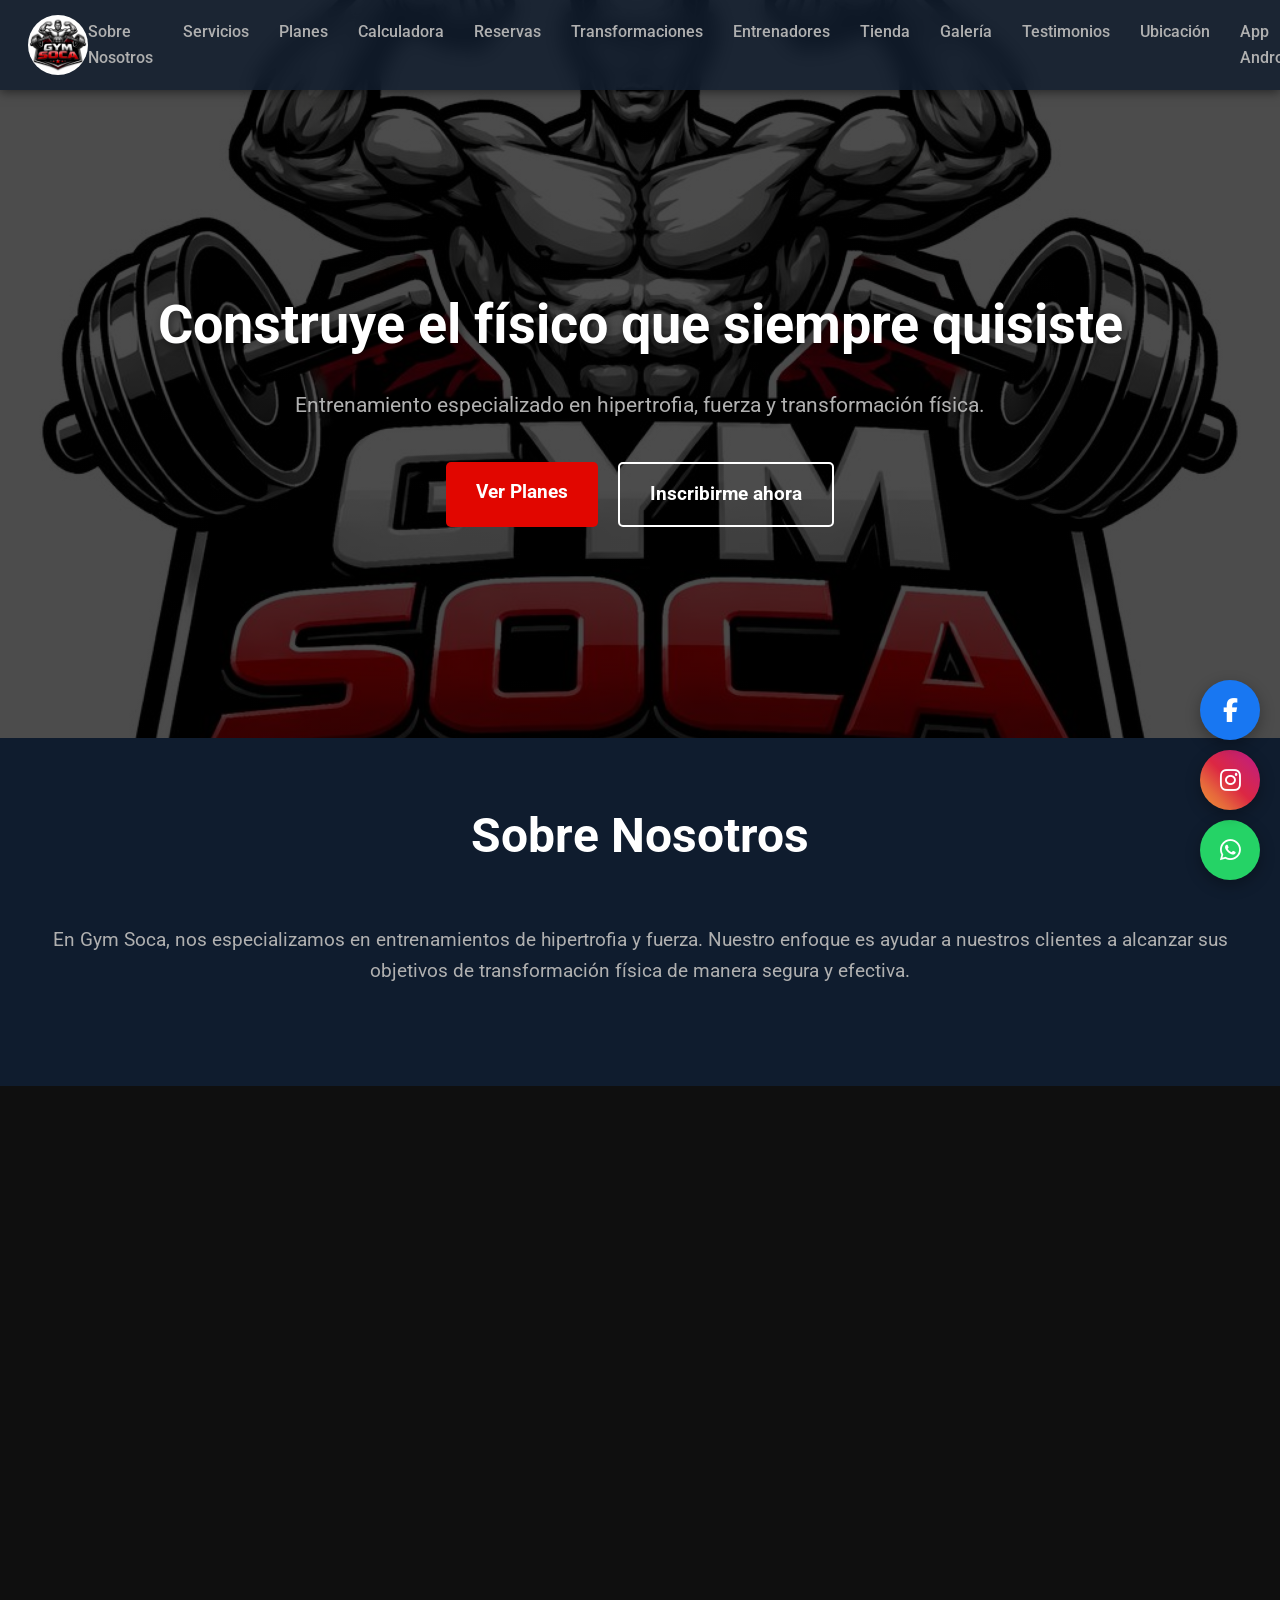
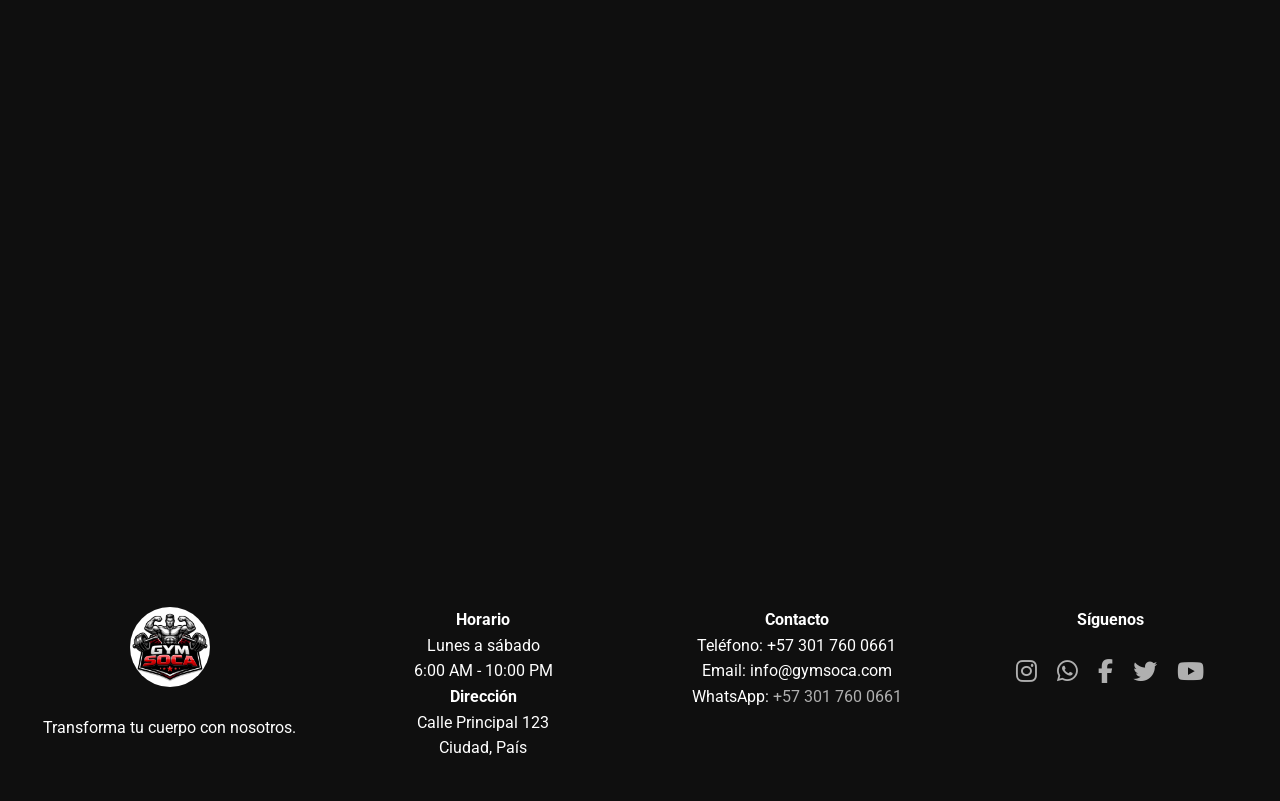
<file: index.html>
<!DOCTYPE html>
<html lang="es">
<head>
    <meta charset="UTF-8">
    <meta name="viewport" content="width=device-width, initial-scale=1.0">
    <title>Gym Soca - Entrenamiento de Hipertrofia</title>
    <link href="https://fonts.googleapis.com/css2?family=Roboto:wght@300;400;700&display=swap" rel="stylesheet">
    <link rel="stylesheet" href="https://cdnjs.cloudflare.com/ajax/libs/font-awesome/6.4.0/css/all.min.css" integrity="sha512-pF1Nf5tukpYIbEYgCGh3KXQMOY2r4+f01OwhZy8p4q/SeQ0VQku2QX93F0sR8DvZKL4dM1z7G3j2Hw+j9Yd2UQ==" crossorigin="anonymous" referrerpolicy="no-referrer" />
    <link rel="stylesheet" href="css/style.css">
    <link rel="icon" href="img/gymsoca.jpg">
    <link rel="stylesheet" href="https://unpkg.com/aos@2.3.1/dist/aos.css">
</head>
<body>
    <!-- Navbar -->
    <nav>
        <div class="container">
            <img src="img/gymsoca.jpg" alt="Gym Soca Logo" class="logo">
            <div class="hamburger" id="hamburger">
                <span></span>
                <span></span>
                <span></span>
            </div>
            <ul id="nav-menu">
                <li><a href="#about">Sobre Nosotros</a></li>
                <li><a href="#services">Servicios</a></li>
                <li><a href="#plans">Planes</a></li>
                <li><a href="calculator.html">Calculadora</a></li>
                <li><a href="reservations.html">Reservas</a></li>
                <li><a href="#transformations">Transformaciones</a></li>
                <li><a href="#trainers">Entrenadores</a></li>
                <li><a href="tienda.html">Tienda</a></li>
                <li><a href="#gallery">Galería</a></li>
                <li><a href="#testimonials">Testimonios</a></li>
                <li><a href="#location">Ubicación</a></li>
                <li><a href="#app-android">App Android</a></li>
            </ul>
            <a href="inscripcion.html" class="cta-button">Inscríbete</a>
        </div>
    </nav>

    <!-- Hero -->
    <section class="hero" id="hero">
        <div>
            <h1>Construye el físico que siempre quisiste</h1>
            <p>Entrenamiento especializado en hipertrofia, fuerza y transformación física.</p>
            <div class="buttons">
                <a href="#plans" class="btn-primary">Ver Planes</a>
                <a href="inscripcion.html" class="btn-secondary">Inscribirme ahora</a>
            </div>
        </div>
    </section>

    <!-- About -->
    <section class="about" id="about" data-aos="fade-up">
        <div class="container">
            <h2>Sobre Nosotros</h2>
            <p>En Gym Soca, nos especializamos en entrenamientos de hipertrofia y fuerza. Nuestro enfoque es ayudar a nuestros clientes a alcanzar sus objetivos de transformación física de manera segura y efectiva.</p>
        </div>
    </section>

    <!-- Services -->
    <section class="services" id="services" data-aos="fade-up">
        <div class="container">
            <h2>Nuestros Servicios</h2>
            <div class="grid">
                <div class="card">
                    <i class="fas fa-dumbbell"></i>
                    <h3>Entrenamiento de Hipertrofia</h3>
                    <p>Programas personalizados para aumentar masa muscular.</p>
                </div>
                <div class="card">
                    <i class="fas fa-weight-hanging"></i>
                    <h3>Entrenamiento de Fuerza</h3>
                    <p>Desarrollo de fuerza máxima y resistencia.</p>
                </div>
                <div class="card">
                    <i class="fas fa-user-friends"></i>
                    <h3>Clases Grupales</h3>
                    <p>Sesiones motivadoras en grupo.</p>
                </div>
            </div>
        </div>
    </section>

    <!-- Plans -->
    <section class="plans" id="plans" data-aos="fade-up">
        <div class="container">
            <h2>Nuestros Planes</h2>
            <div class="grid">
                <div class="card">
                    <h3>Plan Básico</h3>
                    <div class="price">$50/mes</div>
                    <p>Acceso básico al gimnasio</p>
                    <a href="inscripcion.html?plan=Plan%20Basico" class="btn-primary">Elegir Plan</a>
                </div>
                <div class="card popular">
                    <h3>Plan Premium</h3>
                    <div class="price">$80/mes</div>
                    <p>Acceso completo + entrenador personal</p>
                    <a href="inscripcion.html?plan=Plan%20Premium" class="btn-primary">Elegir Plan</a>
                </div>
                <div class="card">
                    <h3>Plan VIP</h3>
                    <div class="price">$120/mes</div>
                    <p>Todo incluido + nutrición</p>
                    <a href="inscripcion.html?plan=Plan%20VIP" class="btn-primary">Elegir Plan</a>
                </div>
            </div>
        </div>
    </section>

    <!-- Transformations -->
    <section class="transformations" id="transformations" data-aos="fade-up">
        <div class="container">
            <h2>Transformaciones</h2>
            <div class="transformation">
                <img src="img/hombrecambio.jpg" alt="Antes">
                <div>
                    <h3>Juan</h3>
                    <p>3 meses de entrenamiento</p>
                    <p>+5 kg de masa muscular</p>
                </div>
                <img src="img/mujercambio.jpeg" alt="Después">
            </div>
        </div>
    </section>

    <!-- Trainers -->
    <section class="trainers" id="trainers" data-aos="fade-up">
        <div class="container">
            <h2>Nuestros Entrenadores</h2>
            <div class="grid">
                <div class="card">
                    <img src="img/brayancarrillo.jpg" alt="Brayan Carrillo">
                    <h3>Brayan Carrillo</h3>
                    <p>Especialista en hipertrofia</p>
                </div>
            </div>
        </div>
    </section>

    <!-- Gallery -->
    <section class="gallery" id="gallery" data-aos="fade-up">
        <div class="container">
            <h2>Galería</h2>
            <div class="grid">
                <img src="img/imagenesdelgym/gymprincipal1.png" alt="Interior Gym Soca 1">
                <img src="img/imagenesdelgym/gymprincipal2.png" alt="Interior Gym Soca 2">
                <img src="img/imagenesdelgym/gymprincipal3.png" alt="Interior Gym Soca 3">
                <img src="img/imagenesdelgym/gymprincipla4.png" alt="Interior Gym Soca 4">
                <img src="img/pesomuertobarra.webp" alt="Peso Muerto">
                <img src="img/presinclinadobarra.webp" alt="Press Inclinado">
                <img src="img/sentadillabarra.avif" alt="Sentadilla con Barra">
                <img src="img/brayancarrillo.jpg" alt="Fundador Brayan Carrillo">
                <img src="img/hombrecambio.jpg" alt="Transformación Hombre">
                <img src="img/mujercambio.jpeg" alt="Transformación Mujer">
                <img src="img/gymsoca.jpg" alt="Gimnasio Gym Soca">
                <img src="img/guantes.jpg" alt="Guantes de Levantamiento">
                <img src="img/proteina.jpg" alt="Suplementos Proteína">
            </div>
        </div>
    </section>

    <!-- Testimonials -->
    <section class="testimonials" id="testimonials" data-aos="fade-up">
        <div class="container">
            <h2>Testimonios</h2>
            <div class="testimonial">
                <div class="stars">★★★★★</div>
                <p>"Excelente gimnasio, resultados increíbles!"</p>
                <cite>- Juan Pérez</cite>
            </div>
            <div class="testimonial">
                <div class="stars">★★★★★</div>
                <p>"Los entrenadores son profesionales y motivadores."</p>
                <cite>- María García</cite>
            </div>
        </div>
    </section>

    <!-- Stats -->
    <section class="stats" id="stats" data-aos="fade-up">
        <div class="container">
            <h2>Nuestras Estadísticas</h2>
            <div class="grid">
                <div class="stat">
                    <div class="number" data-target="500">0</div>
                    <p>Clientes Satisfechos</p>
                </div>
                <div class="stat">
                    <div class="number" data-target="1000">0</div>
                    <p>Horas de Entrenamiento</p>
                </div>
                <div class="stat">
                    <div class="number" data-target="50">0</div>
                    <p>Transformaciones</p>
                </div>
                <div class="stat">
                    <div class="number" data-target="10">0</div>
                    <p>Años de Experiencia</p>
                </div>
            </div>
        </div>
    </section>

    <!-- Location -->
    <section class="location" id="location" data-aos="fade-up">
        <div class="container">
            <h2>Nuestra Ubicación</h2>
            <iframe src="https://www.google.com/maps/embed?pb=!1m18!1m12!1m3!1d3966.521260322283!2d106.8195613507864!3d-6.194741395509814!2m3!1f0!2f0!3f0!3m2!1i1024!2i768!4f13.1!3m3!1m2!1s0x2e69f5d2e764b12d%3A0x3d2ad6e1e0e9bcc8!2sMonas%2C%20Gambir%2C%20Central%20Jakarta%20City%2C%20Jakarta!5e0!3m2!1sen!2sid!4v1584712689274!5m2!1sen!2sid" allowfullscreen="" loading="lazy"></iframe>
        </div>
    </section>

    <!-- Android App Download -->
    <section class="app-download" id="app-android" data-aos="fade-up">
        <div class="container">
            <h2>Descarga Nuestra App Android</h2>
            <p>Instala Gym Soca en tu celular para entrenar con una experiencia tipo app nativa.</p>
            <p id="download-target-text">Descarga la app de Gymsoca e instálala en tu Android.</p>
            <p class="download-meta">Versión actual: v1.0.0+1 · Actualizado: 21/03/2026</p>
            <div class="download-actions">
                <a id="auto-download-btn" href="https://github.com/Mogomix/gymsoca/raw/main/downloads/gymsoca.apk" class="btn-download" download>
                    <i class="fas fa-bolt"></i> Descargar app
                </a>
                <a href="downloads.html" class="btn-download btn-download-secondary">
                    <i class="fas fa-book"></i> Guía de instalación
                </a>
            </div>
            <p class="download-help">Si Android bloquea la instalación, abre la guía y habilita "instalar apps desconocidas" para tu navegador.</p>
        </div>
    </section>

    <!-- Social Media Buttons -->
    <a href="https://wa.me/573017760661" class="whatsapp-float" target="_blank">
        <i class="fab fa-whatsapp"></i>
    </a>
    <a href="https://instagram.com/gymsoca" class="instagram-float" target="_blank">
        <i class="fab fa-instagram"></i>
    </a>
    <a href="https://facebook.com/gymsoca" class="facebook-float" target="_blank">
        <i class="fab fa-facebook-f"></i>
    </a>

    <!-- Footer -->
    <footer id="contact">
        <div class="container">
            <div class="grid">
                <div>
                    <img src="img/gymsoca.jpg" alt="Gym Soca Logo" class="logo">
                    <p>Transforma tu cuerpo con nosotros.</p>
                </div>
                <div>
                    <h4>Horario</h4>
                    <p>Lunes a sábado<br>6:00 AM - 10:00 PM</p>
                    <h4>Dirección</h4>
                    <p>Calle Principal 123<br>Ciudad, País</p>
                </div>
                <div>
                    <h4>Contacto</h4>
                    <p>Teléfono: +57 301 760 0661</p>
                    <p>Email: info@gymsoca.com</p>
                    <p>WhatsApp: <a href="https://wa.me/573017760661" target="_blank">+57 301 760 0661</a></p>
                </div>
                <div>
                    <h4>Síguenos</h4>
                    <div class="socials">
                        <a href="https://instagram.com/gymsoca" target="_blank" class="instagram"><i class="fab fa-instagram"></i></a>
                        <a href="https://wa.me/573017760661" target="_blank" class="whatsapp"><i class="fab fa-whatsapp"></i></a>
                        <a href="https://facebook.com/gymsoca" target="_blank" class="facebook"><i class="fab fa-facebook-f"></i></a>
                        <a href="https://twitter.com/gymsoca" target="_blank" class="twitter"><i class="fab fa-twitter"></i></a>
                        <a href="https://youtube.com/gymsoca" target="_blank" class="youtube"><i class="fab fa-youtube"></i></a>
                    </div>
                </div>
            </div>
        </div>
    </footer>

    <script src="js/script.js"></script>
    <script src="https://unpkg.com/aos@2.3.1/dist/aos.js"></script>
    <script>
        AOS.init();
    </script>
</body>
</html>
</file>
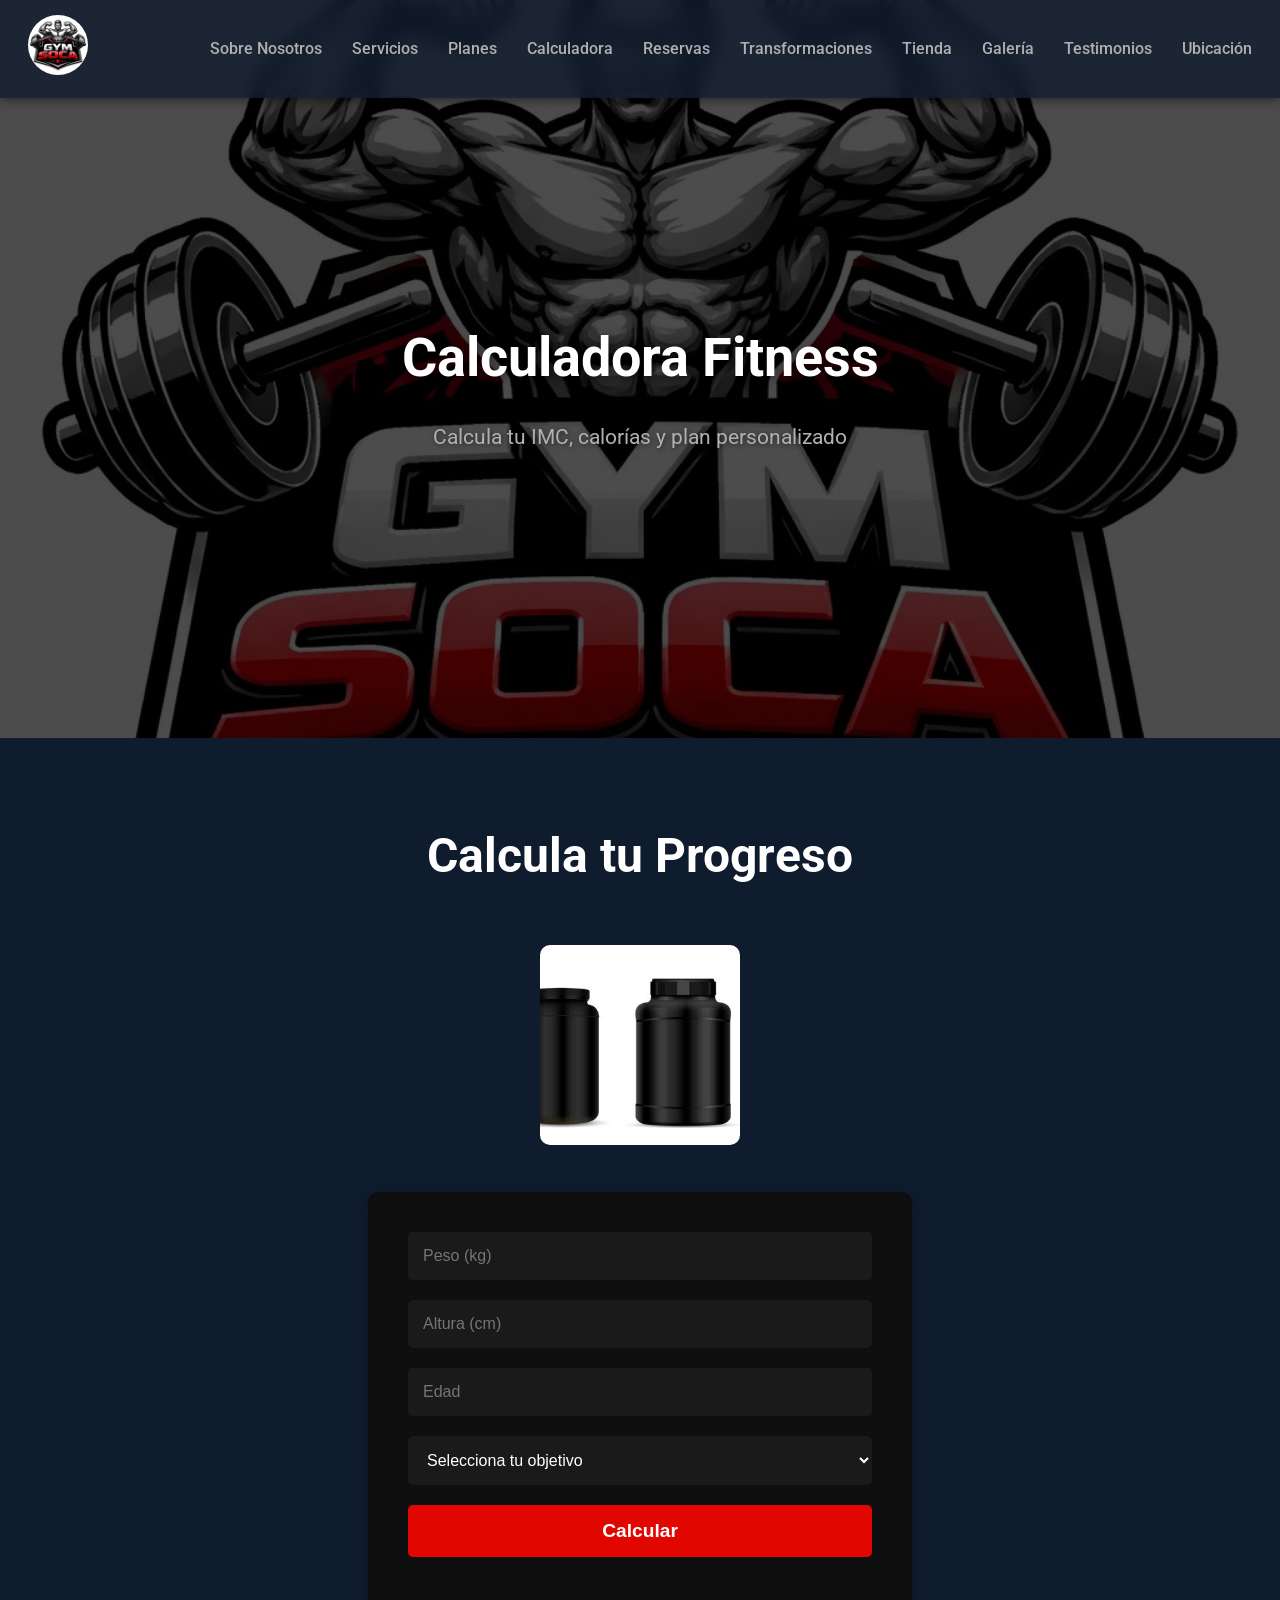
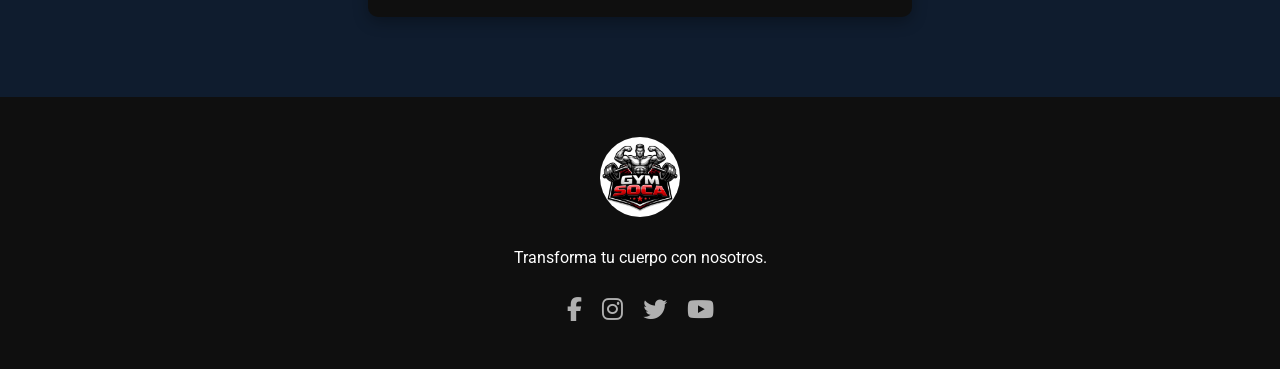
<file: calculator.html>
<!DOCTYPE html>
<html lang="es">
<head>
    <meta charset="UTF-8">
    <meta name="viewport" content="width=device-width, initial-scale=1.0">
    <title>Calculadora Fitness - Gym Soca</title>
    <link href="https://fonts.googleapis.com/css2?family=Roboto:wght@300;400;700&display=swap" rel="stylesheet">
    <link rel="stylesheet" href="https://cdnjs.cloudflare.com/ajax/libs/font-awesome/6.4.0/css/all.min.css" integrity="sha512-pF1Nf5tukpYIbEYgCGh3KXQMOY2r4+f01OwhZy8p4q/SeQ0VQku2QX93F0sR8DvZKL4dM1z7G3j2Hw+j9Yd2UQ==" crossorigin="anonymous" referrerpolicy="no-referrer" />
    <link rel="stylesheet" href="css/style.css">
    <link rel="icon" href="img/gymsoca.jpg">
</head>
<body>
    <!-- Navbar -->
    <nav>
        <div class="container">
            <a href="index.html"><img src="img/gymsoca.jpg" alt="Gym Soca Logo" class="logo"></a>
            <ul>
                <li><a href="index.html#about">Sobre Nosotros</a></li>
                <li><a href="index.html#services">Servicios</a></li>
                <li><a href="index.html#plans">Planes</a></li>
                <li><a href="calculator.html">Calculadora</a></li>
                <li><a href="reservations.html">Reservas</a></li>
                <li><a href="index.html#transformations">Transformaciones</a></li>
                <li><a href="tienda.html">Tienda</a></li>
                <li><a href="index.html#gallery">Galería</a></li>
                <li><a href="index.html#testimonials">Testimonios</a></li>
                <li><a href="index.html#location">Ubicación</a></li>
            </ul>
        </div>
    </nav>

    <!-- Hero -->
    <section class="hero">
        <div>
            <h1>Calculadora Fitness</h1>
            <p>Calcula tu IMC, calorías y plan personalizado</p>
        </div>
    </section>

    <!-- Calculator -->
    <section class="calculator">
        <div class="container">
            <h2>Calcula tu Progreso</h2>
            <div style="text-align: center; margin-bottom: 40px;">
                <img src="img/proteina.jpg" alt="Proteína" style="width: 200px; height: 200px; border-radius: 10px; object-fit: cover;">
            </div>
            <form>
                <input type="number" id="weight" placeholder="Peso (kg)" required>
                <input type="number" id="height" placeholder="Altura (cm)" required>
                <input type="number" id="age" placeholder="Edad" required>
                <select id="goal" required>
                    <option value="">Selecciona tu objetivo</option>
                    <option value="gain">Ganar músculo</option>
                    <option value="lose">Bajar grasa</option>
                </select>
                <button type="button" onclick="calculate()">Calcular</button>
                <div id="result"></div>
            </form>
        </div>
    </section>

    <!-- Footer -->
    <footer>
        <div class="container">
            <img src="img/gymsoca.jpg" alt="Gym Soca Logo" class="logo">
            <p>Transforma tu cuerpo con nosotros.</p>
            <div class="socials">
                <a href="https://facebook.com/gymsoca" target="_blank"><i class="fab fa-facebook-f"></i></a>
                <a href="https://instagram.com/gymsoca" target="_blank"><i class="fab fa-instagram"></i></a>
                <a href="https://twitter.com/gymsoca" target="_blank"><i class="fab fa-twitter"></i></a>
                <a href="https://youtube.com/gymsoca" target="_blank"><i class="fab fa-youtube"></i></a>
            </div>
        </div>
    </footer>

    <script src="js/script.js"></script>
</body>
</html>
</file>
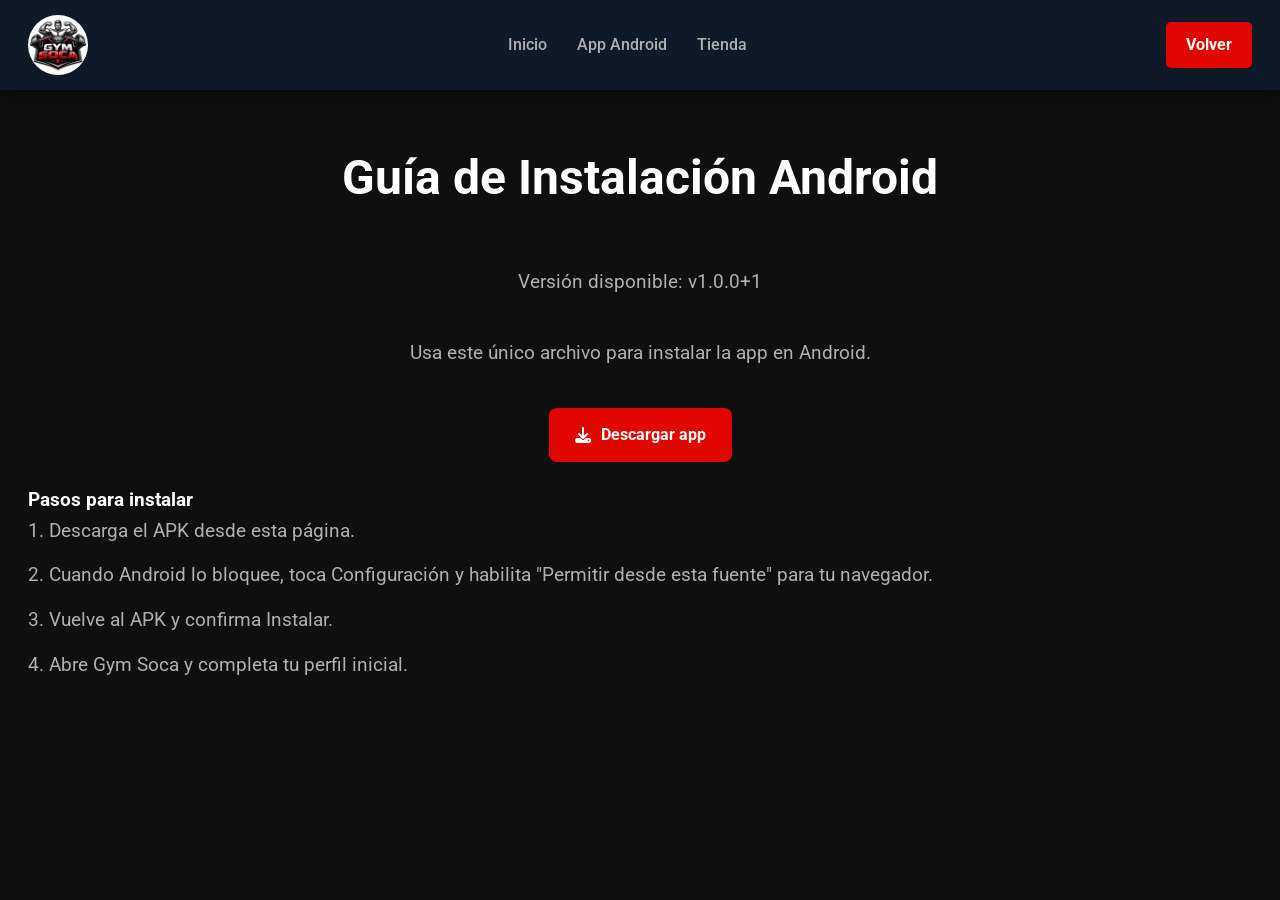
<file: downloads.html>
<!DOCTYPE html>
<html lang="es">
<head>
    <meta charset="UTF-8">
    <meta name="viewport" content="width=device-width, initial-scale=1.0">
    <title>Descargar App Android | Gym Soca</title>
    <link href="https://fonts.googleapis.com/css2?family=Roboto:wght@300;400;700&display=swap" rel="stylesheet">
    <link rel="stylesheet" href="https://cdnjs.cloudflare.com/ajax/libs/font-awesome/6.4.0/css/all.min.css" integrity="sha512-pF1Nf5tukpYIbEYgCGh3KXQMOY2r4+f01OwhZy8p4q/SeQ0VQku2QX93F0sR8DvZKL4dM1z7G3j2Hw+j9Yd2UQ==" crossorigin="anonymous" referrerpolicy="no-referrer" />
    <link rel="stylesheet" href="css/style.css">
</head>
<body>
    <nav>
        <div class="container">
            <img src="img/gymsoca.jpg" alt="Gym Soca Logo" class="logo">
            <ul id="nav-menu">
                <li><a href="index.html">Inicio</a></li>
                <li><a href="index.html#app-android">App Android</a></li>
                <li><a href="tienda.html">Tienda</a></li>
            </ul>
            <a href="index.html" class="cta-button">Volver</a>
        </div>
    </nav>

    <section class="app-download" style="padding-top: 140px; min-height: 100vh;">
        <div class="container">
            <h2>Guía de Instalación Android</h2>
            <p>Versión disponible: v1.0.0+1</p>
            <p>Usa este único archivo para instalar la app en Android.</p>

            <div class="download-actions">
                <a href="https://github.com/Mogomix/gymsoca/raw/main/downloads/gymsoca.apk" class="btn-download" download>
                    <i class="fas fa-download"></i> Descargar app
                </a>
            </div>

            <div class="card" style="margin-top: 24px;">
                <h3>Pasos para instalar</h3>
                <p style="text-align: left; margin-bottom: 14px;">1. Descarga el APK desde esta página.</p>
                <p style="text-align: left; margin-bottom: 14px;">2. Cuando Android lo bloquee, toca Configuración y habilita "Permitir desde esta fuente" para tu navegador.</p>
                <p style="text-align: left; margin-bottom: 14px;">3. Vuelve al APK y confirma Instalar.</p>
                <p style="text-align: left; margin-bottom: 0;">4. Abre Gym Soca y completa tu perfil inicial.</p>
            </div>
        </div>
    </section>

    <script src="js/script.js"></script>
</body>
</html>
</file>
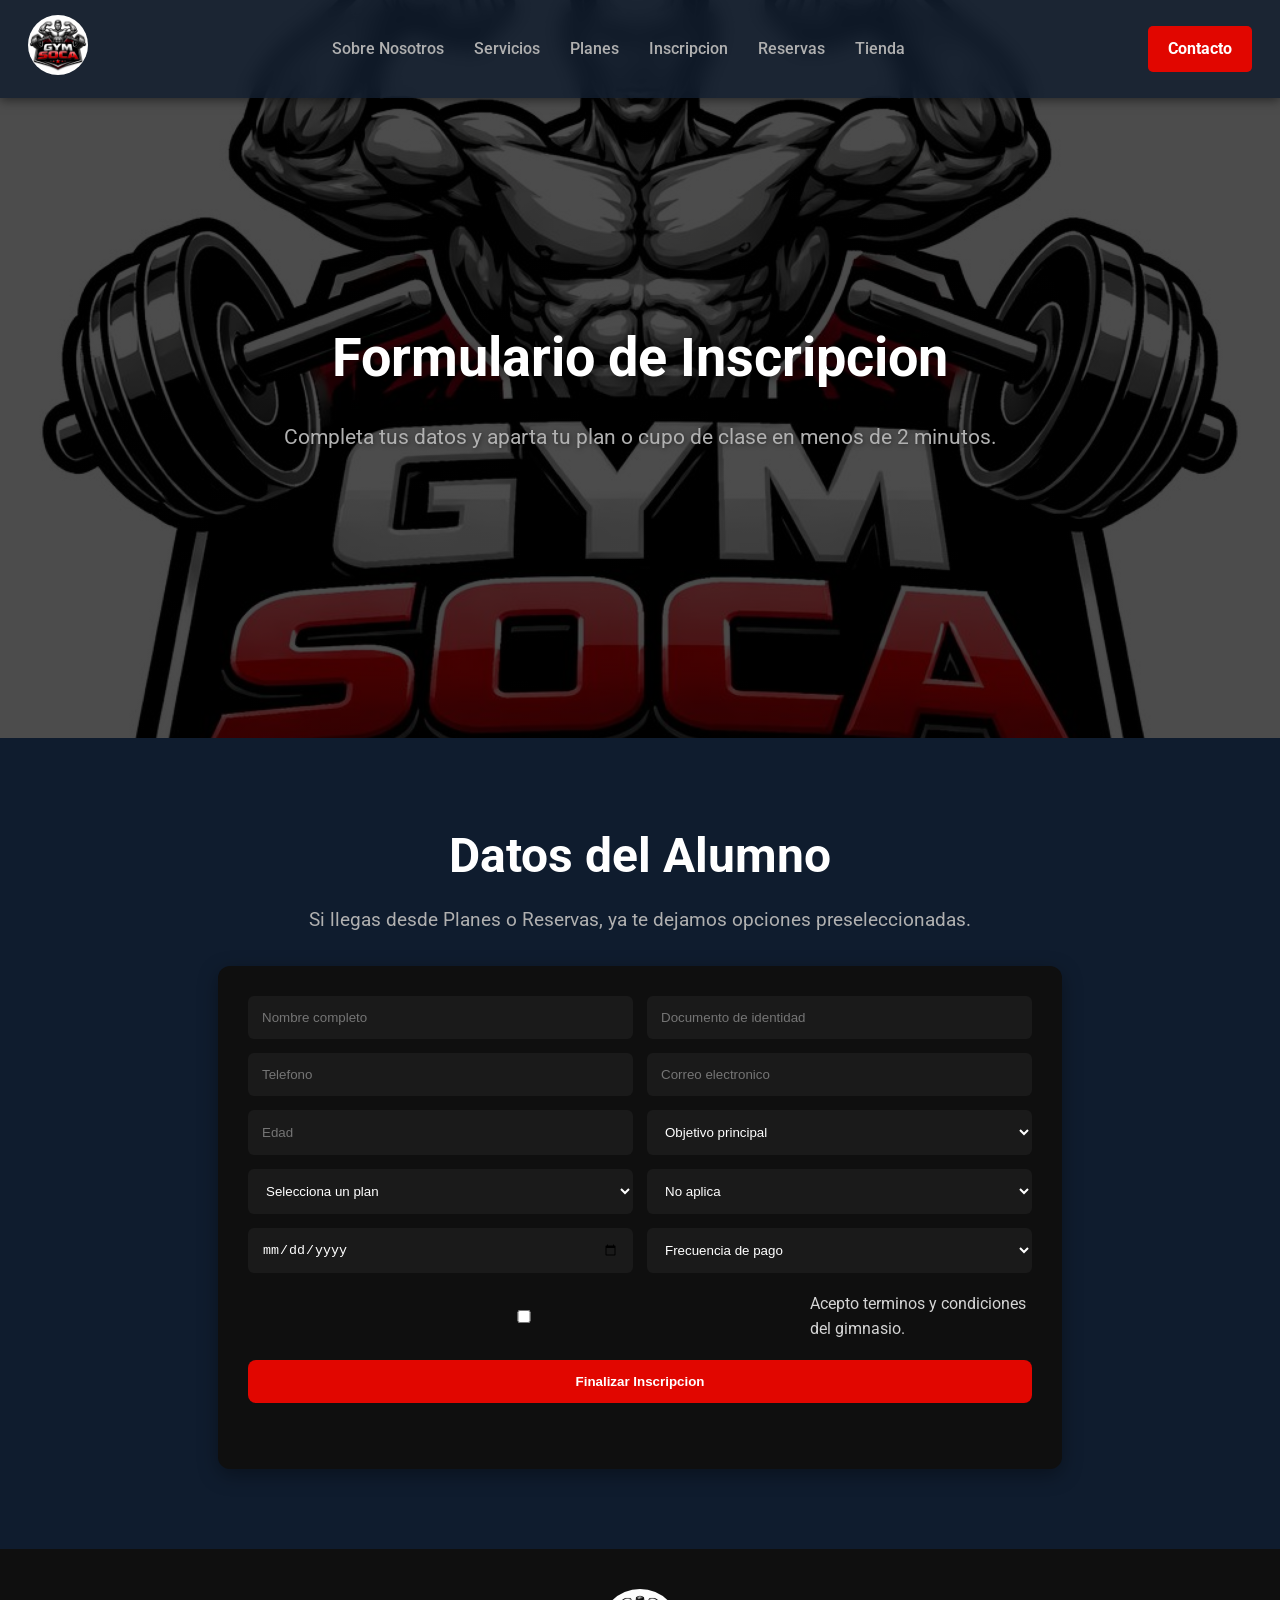
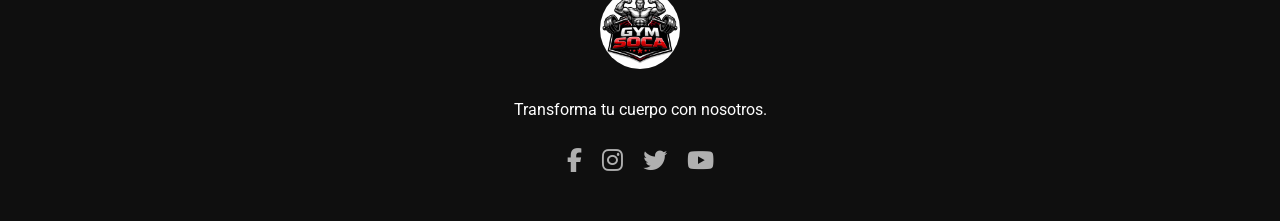
<file: inscripcion.html>
<!DOCTYPE html>
<html lang="es">
<head>
    <meta charset="UTF-8">
    <meta name="viewport" content="width=device-width, initial-scale=1.0">
    <title>Inscripcion - Gym Soca</title>
    <link href="https://fonts.googleapis.com/css2?family=Roboto:wght@300;400;700&display=swap" rel="stylesheet">
    <link rel="stylesheet" href="https://cdnjs.cloudflare.com/ajax/libs/font-awesome/6.4.0/css/all.min.css" integrity="sha512-pF1Nf5tukpYIbEYgCGh3KXQMOY2r4+f01OwhZy8p4q/SeQ0VQku2QX93F0sR8DvZKL4dM1z7G3j2Hw+j9Yd2UQ==" crossorigin="anonymous" referrerpolicy="no-referrer" />
    <link rel="stylesheet" href="css/style.css">
    <link rel="icon" href="img/gymsoca.jpg">
</head>
<body>
    <nav>
        <div class="container">
            <a href="index.html"><img src="img/gymsoca.jpg" alt="Gym Soca Logo" class="logo"></a>
            <ul id="nav-menu">
                <li><a href="index.html#about">Sobre Nosotros</a></li>
                <li><a href="index.html#services">Servicios</a></li>
                <li><a href="index.html#plans">Planes</a></li>
                <li><a href="inscripcion.html">Inscripcion</a></li>
                <li><a href="reservations.html">Reservas</a></li>
                <li><a href="tienda.html">Tienda</a></li>
            </ul>
            <a href="index.html#contact" class="cta-button">Contacto</a>
        </div>
    </nav>

    <section class="hero">
        <div>
            <h1>Formulario de Inscripcion</h1>
            <p>Completa tus datos y aparta tu plan o cupo de clase en menos de 2 minutos.</p>
        </div>
    </section>

    <section class="enrollment">
        <div class="container">
            <h2>Datos del Alumno</h2>
            <p class="enrollment-note">Si llegas desde Planes o Reservas, ya te dejamos opciones preseleccionadas.</p>

            <form id="registration-form" class="enrollment-form">
                <div class="form-grid">
                    <input type="text" id="fullName" placeholder="Nombre completo" required>
                    <input type="text" id="document" placeholder="Documento de identidad" required>
                    <input type="tel" id="phone" placeholder="Telefono" required>
                    <input type="email" id="email" placeholder="Correo electronico" required>
                    <input type="number" id="age" placeholder="Edad" min="14" max="99" required>
                    <select id="goal" required>
                        <option value="">Objetivo principal</option>
                        <option value="hipertrofia">Ganar masa muscular</option>
                        <option value="fuerza">Aumentar fuerza</option>
                        <option value="perdida">Reducir grasa</option>
                        <option value="acondicionamiento">Acondicionamiento general</option>
                    </select>
                    <select id="membershipPlan" required>
                        <option value="">Selecciona un plan</option>
                        <option value="Plan Basico">Plan Basico</option>
                        <option value="Plan Premium">Plan Premium</option>
                        <option value="Plan VIP">Plan VIP</option>
                    </select>
                    <select id="classSchedule">
                        <option value="">Clase / horario (opcional)</option>
                        <option value="No aplica">No aplica</option>
                        <option value="Lunes Pierna 06:00 AM">Lunes - Pierna 06:00 AM</option>
                        <option value="Lunes Pierna 07:00 PM">Lunes - Pierna 07:00 PM</option>
                        <option value="Martes Pecho y Triceps 06:00 AM">Martes - Pecho y Triceps 06:00 AM</option>
                        <option value="Martes Pecho y Triceps 06:00 PM">Martes - Pecho y Triceps 06:00 PM</option>
                        <option value="Miercoles Espalda y Hombro 07:00 PM">Miercoles - Espalda y Hombro 07:00 PM</option>
                        <option value="Jueves Fuerza Total 06:00 PM">Jueves - Fuerza Total 06:00 PM</option>
                        <option value="Viernes Cardio Funcional 05:00 PM">Viernes - Cardio Funcional 05:00 PM</option>
                        <option value="Sabado Bootcamp 08:00 AM">Sabado - Bootcamp 08:00 AM</option>
                    </select>
                    <input type="date" id="startDate" required>
                    <select id="paymentFrequency" required>
                        <option value="">Frecuencia de pago</option>
                        <option value="mensual">Mensual</option>
                        <option value="trimestral">Trimestral</option>
                        <option value="semestral">Semestral</option>
                    </select>
                </div>

                <label class="terms-line">
                    <input type="checkbox" id="terms" required>
                    Acepto terminos y condiciones del gimnasio.
                </label>

                <button type="submit">Finalizar Inscripcion</button>
                <div id="enrollment-result" class="form-success"></div>
            </form>
        </div>
    </section>

    <footer>
        <div class="container">
            <img src="img/gymsoca.jpg" alt="Gym Soca Logo" class="logo">
            <p>Transforma tu cuerpo con nosotros.</p>
            <div class="socials">
                <a href="https://facebook.com/gymsoca" target="_blank"><i class="fab fa-facebook-f"></i></a>
                <a href="https://instagram.com/gymsoca" target="_blank"><i class="fab fa-instagram"></i></a>
                <a href="https://twitter.com/gymsoca" target="_blank"><i class="fab fa-twitter"></i></a>
                <a href="https://youtube.com/gymsoca" target="_blank"><i class="fab fa-youtube"></i></a>
            </div>
        </div>
    </footer>

    <script src="js/script.js"></script>
</body>
</html>
</file>
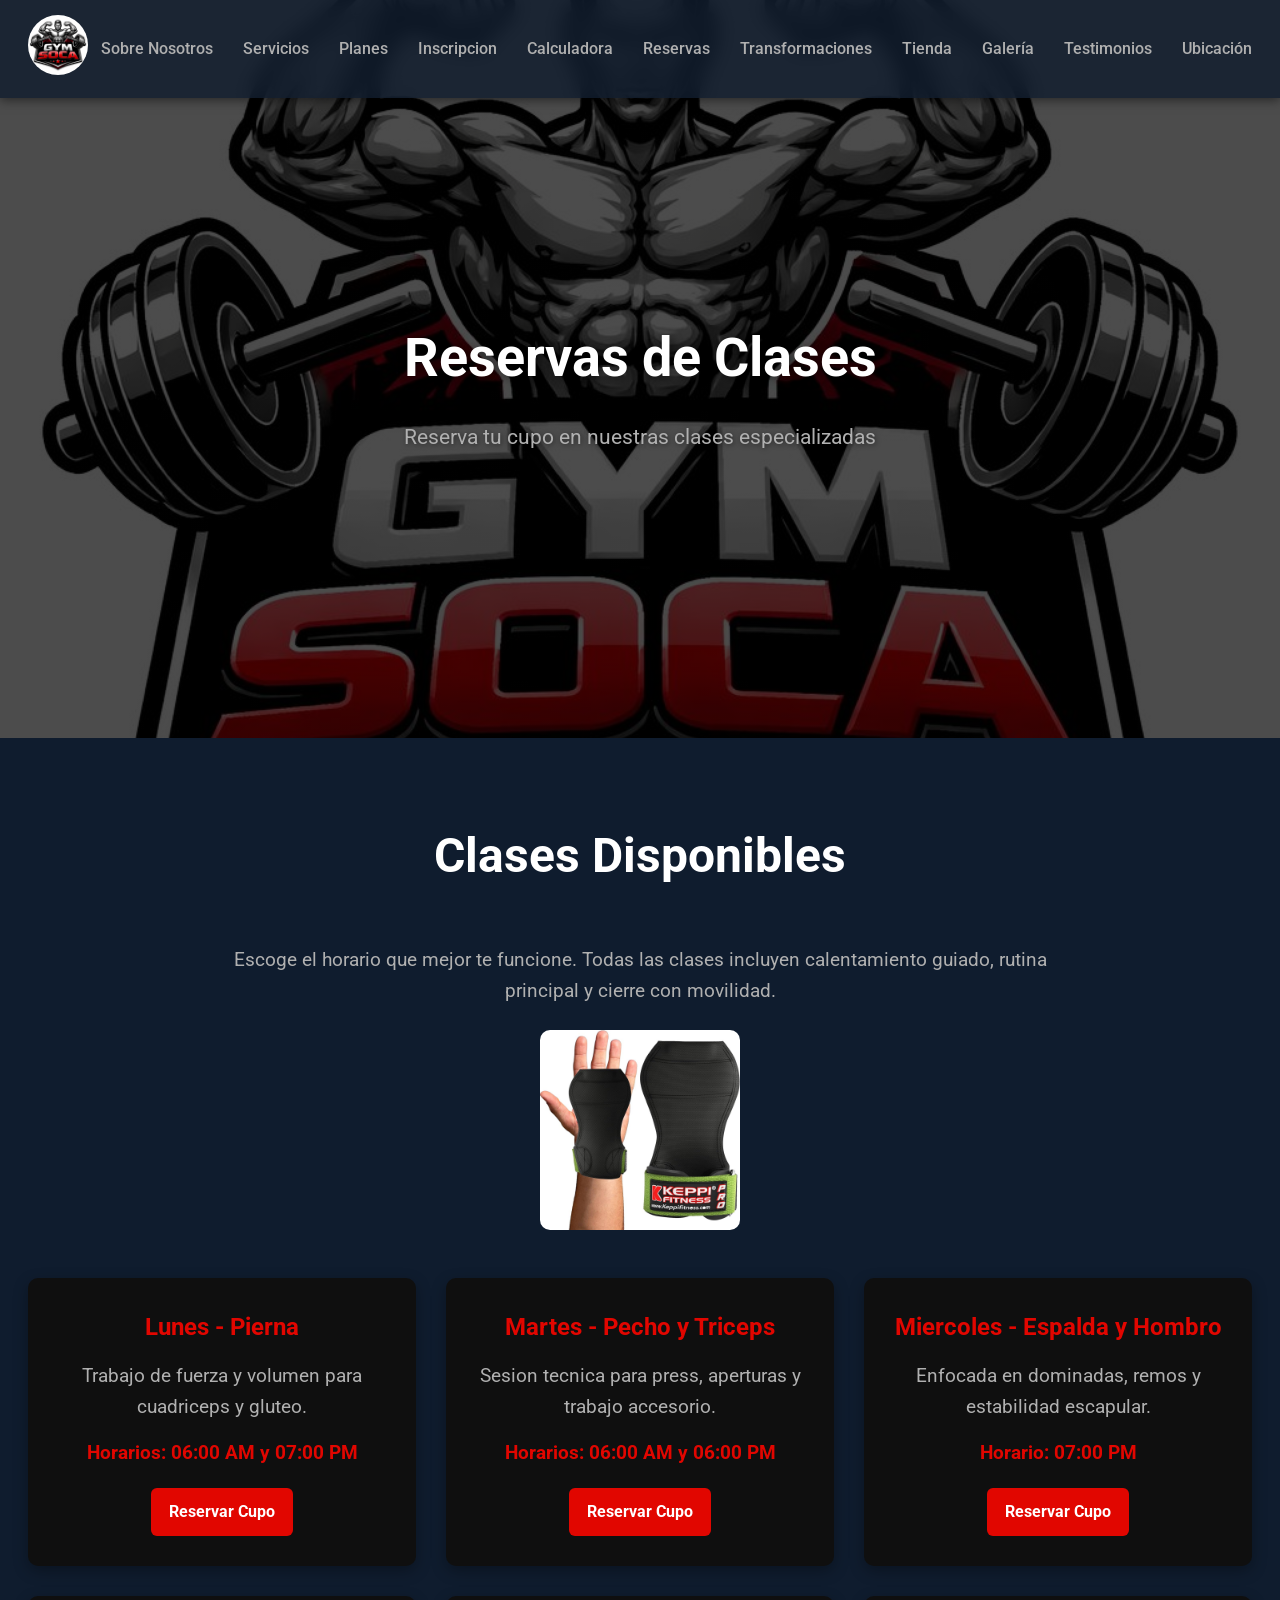
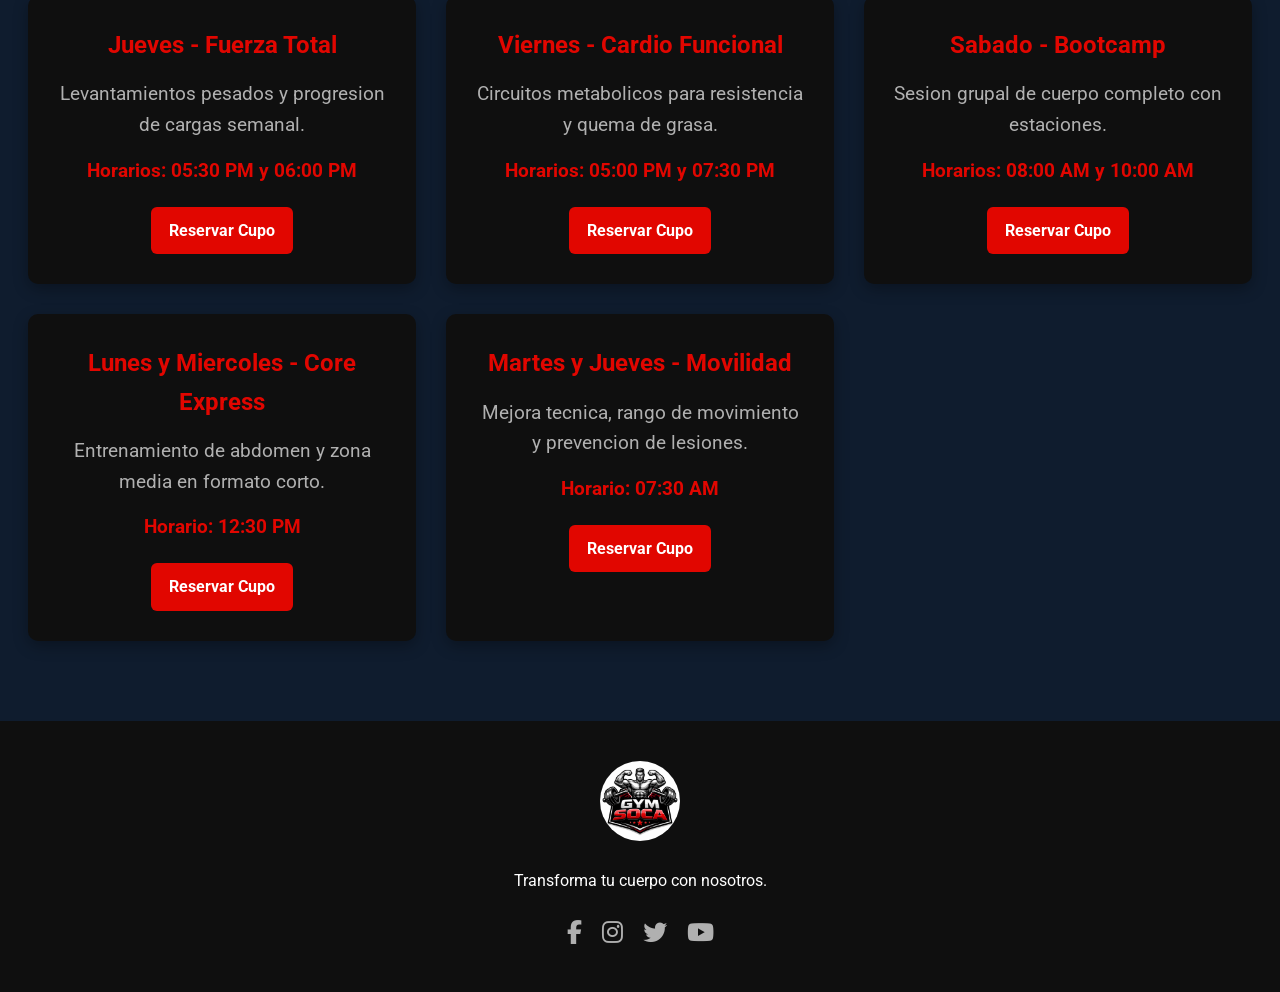
<file: reservations.html>
<!DOCTYPE html>
<html lang="es">
<head>
    <meta charset="UTF-8">
    <meta name="viewport" content="width=device-width, initial-scale=1.0">
    <title>Reservas de Clases - Gym Soca</title>
    <link href="https://fonts.googleapis.com/css2?family=Roboto:wght@300;400;700&display=swap" rel="stylesheet">
    <link rel="stylesheet" href="https://cdnjs.cloudflare.com/ajax/libs/font-awesome/6.4.0/css/all.min.css" integrity="sha512-pF1Nf5tukpYIbEYgCGh3KXQMOY2r4+f01OwhZy8p4q/SeQ0VQku2QX93F0sR8DvZKL4dM1z7G3j2Hw+j9Yd2UQ==" crossorigin="anonymous" referrerpolicy="no-referrer" />
    <link rel="stylesheet" href="css/style.css">
    <link rel="icon" href="img/gymsoca.jpg">
</head>
<body>
    <!-- Navbar -->
    <nav>
        <div class="container">
            <a href="index.html"><img src="img/gymsoca.jpg" alt="Gym Soca Logo" class="logo"></a>
            <ul>
                <li><a href="index.html#about">Sobre Nosotros</a></li>
                <li><a href="index.html#services">Servicios</a></li>
                <li><a href="index.html#plans">Planes</a></li>
                <li><a href="inscripcion.html">Inscripcion</a></li>
                <li><a href="calculator.html">Calculadora</a></li>
                <li><a href="reservations.html">Reservas</a></li>
                <li><a href="index.html#transformations">Transformaciones</a></li>
                <li><a href="tienda.html">Tienda</a></li>
                <li><a href="index.html#gallery">Galería</a></li>
                <li><a href="index.html#testimonials">Testimonios</a></li>
                <li><a href="index.html#location">Ubicación</a></li>
            </ul>
        </div>
    </nav>

    <!-- Hero -->
    <section class="hero">
        <div>
            <h1>Reservas de Clases</h1>
            <p>Reserva tu cupo en nuestras clases especializadas</p>
        </div>
    </section>

    <!-- Classes -->
    <section class="classes">
        <div class="container">
            <h2>Clases Disponibles</h2>
            <p class="classes-intro">Escoge el horario que mejor te funcione. Todas las clases incluyen calentamiento guiado, rutina principal y cierre con movilidad.</p>
            <div style="text-align: center; margin-bottom: 40px;">
                <img src="img/guantes.jpg" alt="Guantes de Levantamiento" style="width: 200px; height: 200px; border-radius: 10px; object-fit: cover;">
            </div>
            <div class="grid">
                <div class="card">
                    <h3>Lunes - Pierna</h3>
                    <p>Trabajo de fuerza y volumen para cuadriceps y gluteo.</p>
                    <p class="class-meta">Horarios: 06:00 AM y 07:00 PM</p>
                    <a href="inscripcion.html?plan=Plan%20Premium&class=Lunes%20Pierna%2007:00%20PM" class="btn-primary">Reservar Cupo</a>
                </div>
                <div class="card">
                    <h3>Martes - Pecho y Triceps</h3>
                    <p>Sesion tecnica para press, aperturas y trabajo accesorio.</p>
                    <p class="class-meta">Horarios: 06:00 AM y 06:00 PM</p>
                    <a href="inscripcion.html?plan=Plan%20Basico&class=Martes%20Pecho%20y%20Triceps%2006:00%20PM" class="btn-primary">Reservar Cupo</a>
                </div>
                <div class="card">
                    <h3>Miercoles - Espalda y Hombro</h3>
                    <p>Enfocada en dominadas, remos y estabilidad escapular.</p>
                    <p class="class-meta">Horario: 07:00 PM</p>
                    <a href="inscripcion.html?plan=Plan%20Premium&class=Miercoles%20Espalda%20y%20Hombro%2007:00%20PM" class="btn-primary">Reservar Cupo</a>
                </div>
                <div class="card">
                    <h3>Jueves - Fuerza Total</h3>
                    <p>Levantamientos pesados y progresion de cargas semanal.</p>
                    <p class="class-meta">Horarios: 05:30 PM y 06:00 PM</p>
                    <a href="inscripcion.html?plan=Plan%20VIP&class=Jueves%20Fuerza%20Total%2006:00%20PM" class="btn-primary">Reservar Cupo</a>
                </div>
                <div class="card">
                    <h3>Viernes - Cardio Funcional</h3>
                    <p>Circuitos metabolicos para resistencia y quema de grasa.</p>
                    <p class="class-meta">Horarios: 05:00 PM y 07:30 PM</p>
                    <a href="inscripcion.html?plan=Plan%20Basico&class=Viernes%20Cardio%20Funcional%2005:00%20PM" class="btn-primary">Reservar Cupo</a>
                </div>
                <div class="card">
                    <h3>Sabado - Bootcamp</h3>
                    <p>Sesion grupal de cuerpo completo con estaciones.</p>
                    <p class="class-meta">Horarios: 08:00 AM y 10:00 AM</p>
                    <a href="inscripcion.html?plan=Plan%20VIP&class=Sabado%20Bootcamp%2008:00%20AM" class="btn-primary">Reservar Cupo</a>
                </div>
                <div class="card">
                    <h3>Lunes y Miercoles - Core Express</h3>
                    <p>Entrenamiento de abdomen y zona media en formato corto.</p>
                    <p class="class-meta">Horario: 12:30 PM</p>
                    <a href="inscripcion.html?plan=Plan%20Basico&class=Core%20Express%2012:30%20PM" class="btn-primary">Reservar Cupo</a>
                </div>
                <div class="card">
                    <h3>Martes y Jueves - Movilidad</h3>
                    <p>Mejora tecnica, rango de movimiento y prevencion de lesiones.</p>
                    <p class="class-meta">Horario: 07:30 AM</p>
                    <a href="inscripcion.html?plan=Plan%20Premium&class=Movilidad%2007:30%20AM" class="btn-primary">Reservar Cupo</a>
                </div>
            </div>
        </div>
    </section>

    <!-- Footer -->
    <footer>
        <div class="container">
            <img src="img/gymsoca.jpg" alt="Gym Soca Logo" class="logo">
            <p>Transforma tu cuerpo con nosotros.</p>
            <div class="socials">
                <a href="https://facebook.com/gymsoca" target="_blank"><i class="fab fa-facebook-f"></i></a>
                <a href="https://instagram.com/gymsoca" target="_blank"><i class="fab fa-instagram"></i></a>
                <a href="https://twitter.com/gymsoca" target="_blank"><i class="fab fa-twitter"></i></a>
                <a href="https://youtube.com/gymsoca" target="_blank"><i class="fab fa-youtube"></i></a>
            </div>
        </div>
    </footer>

    <script src="js/script.js"></script>
</body>
</html>
</file>
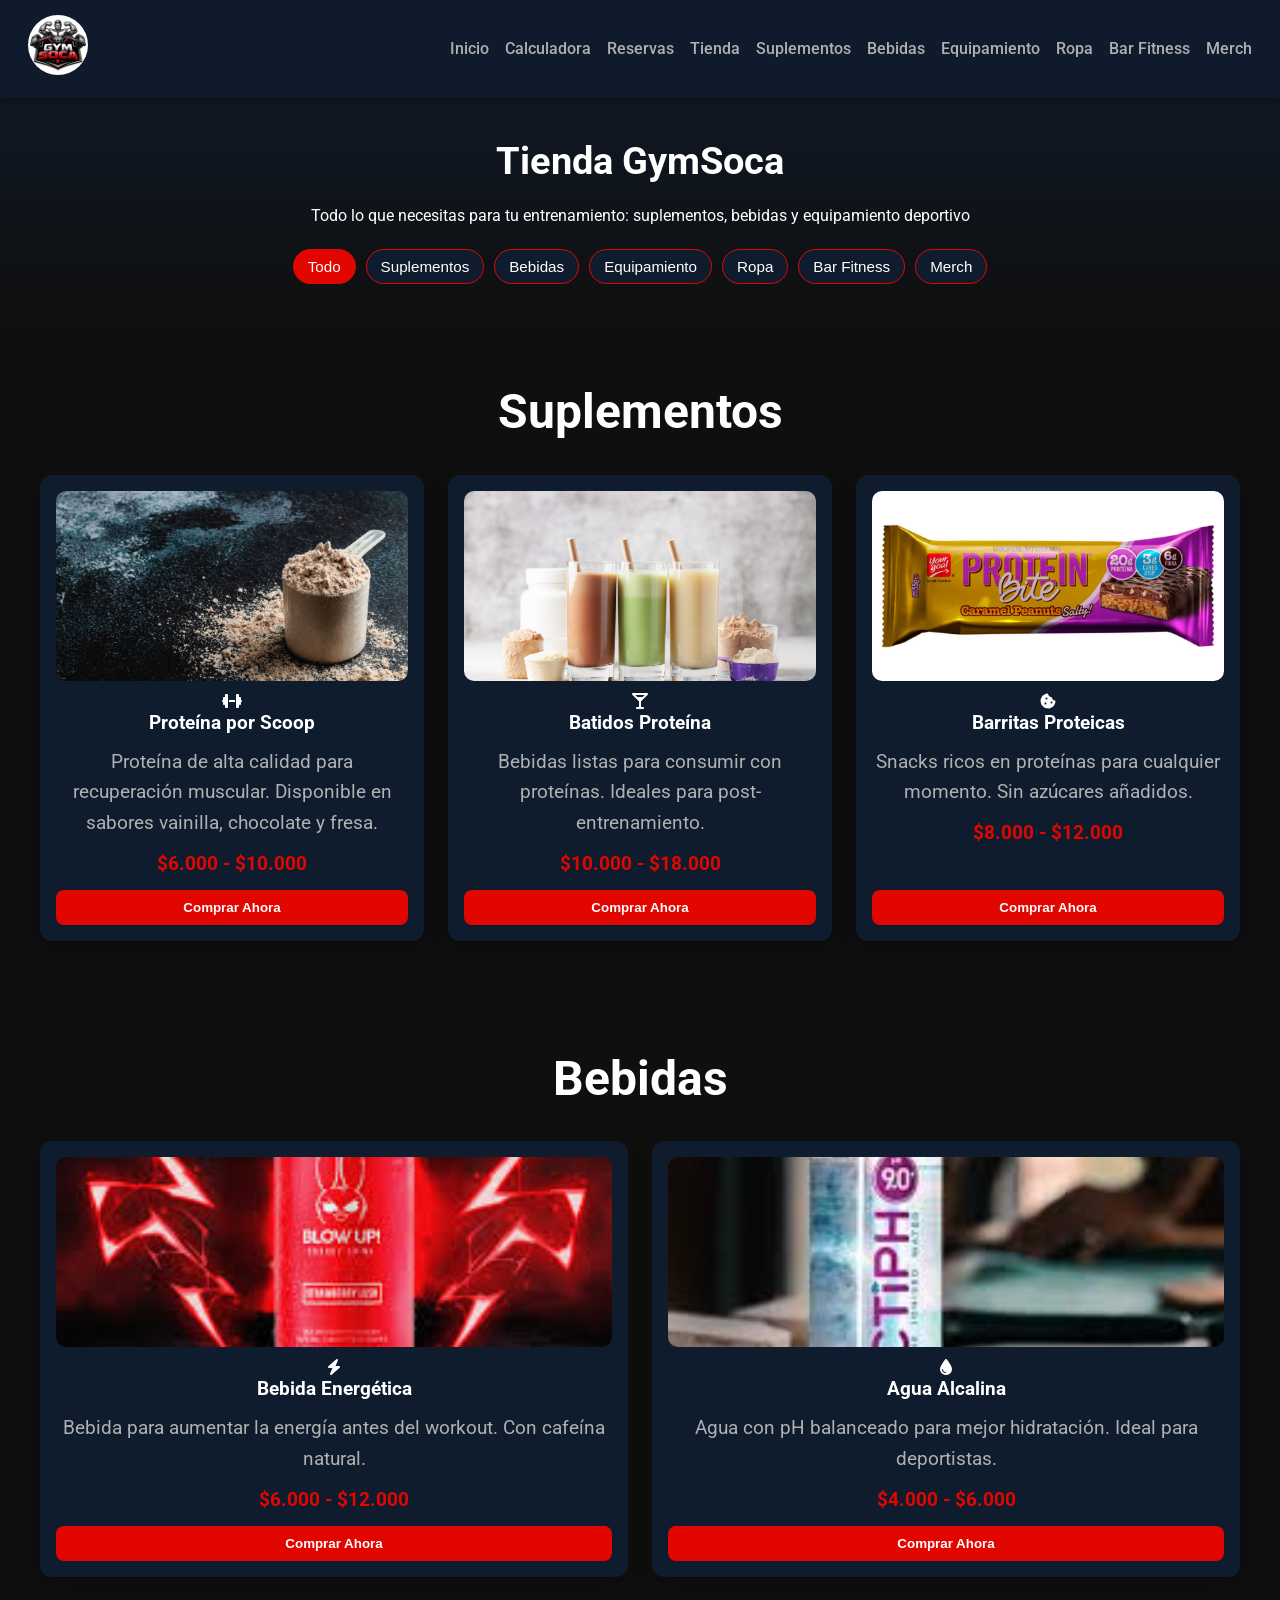
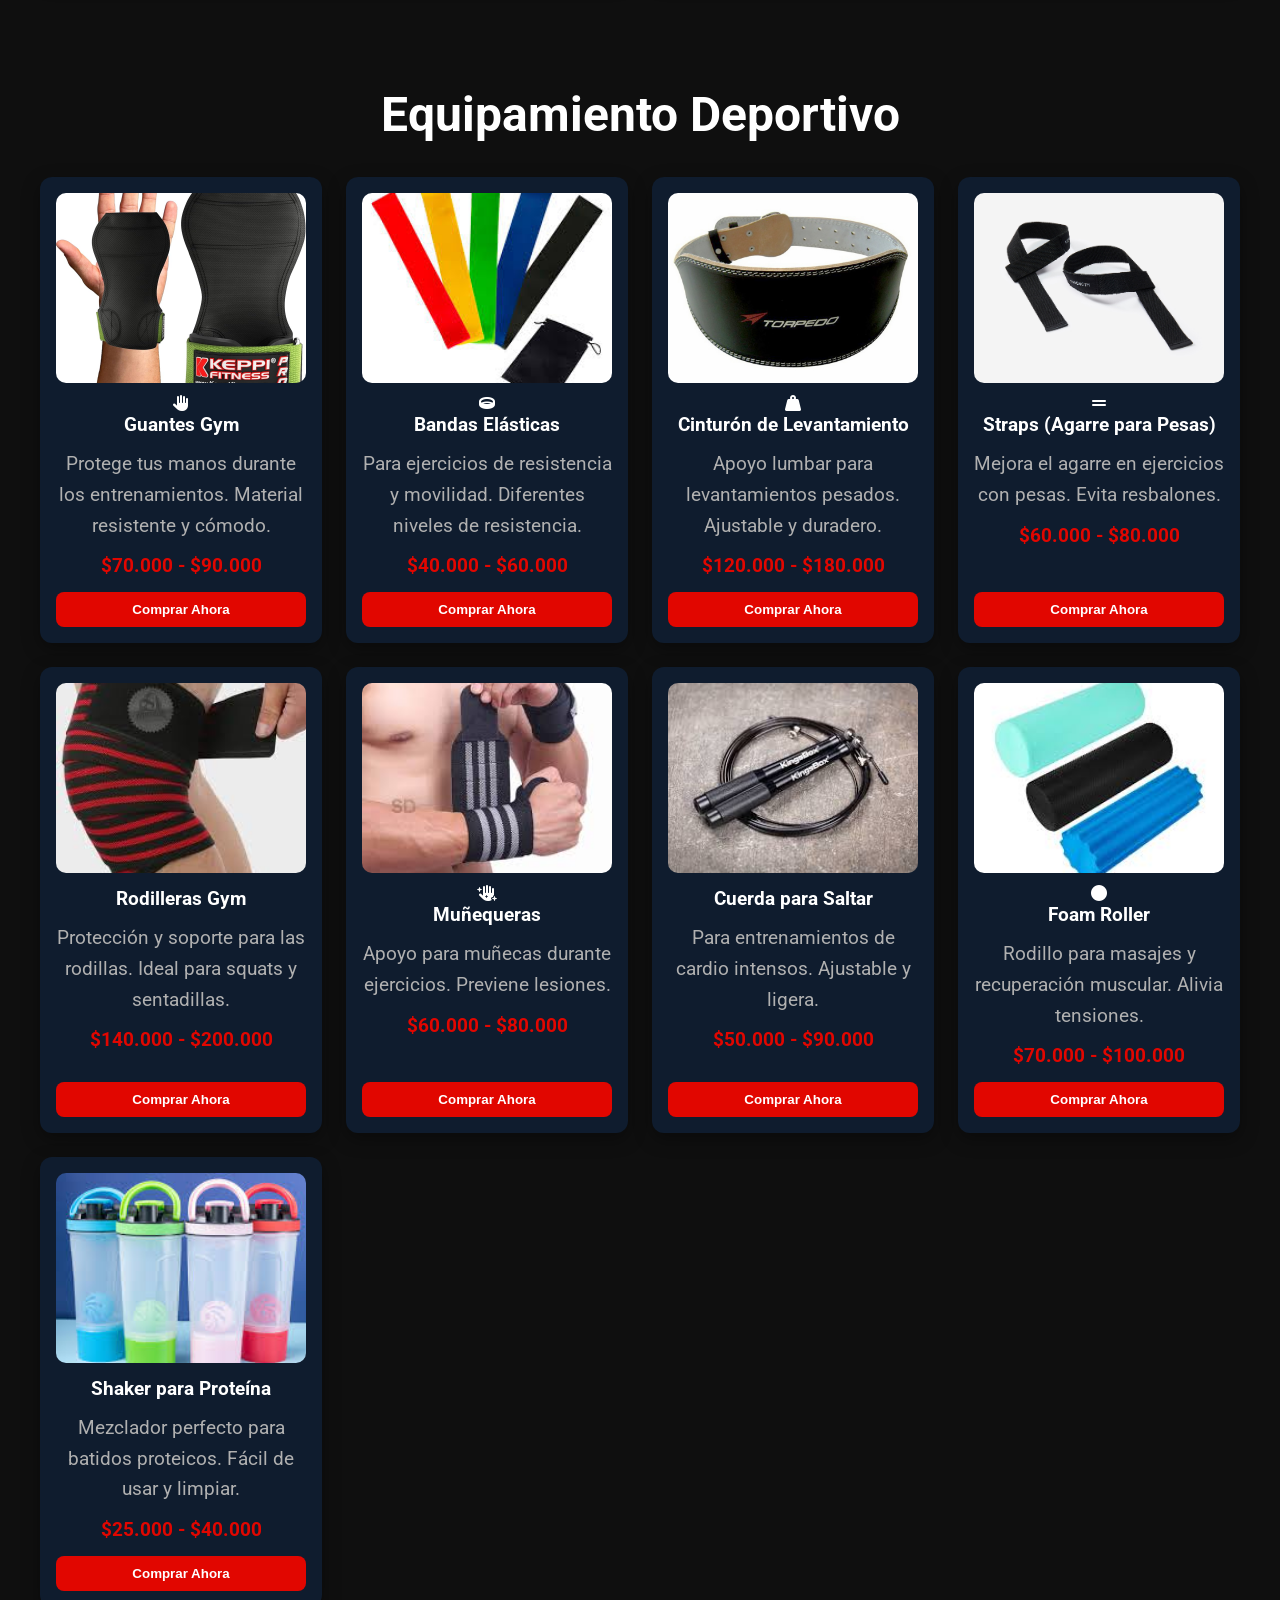
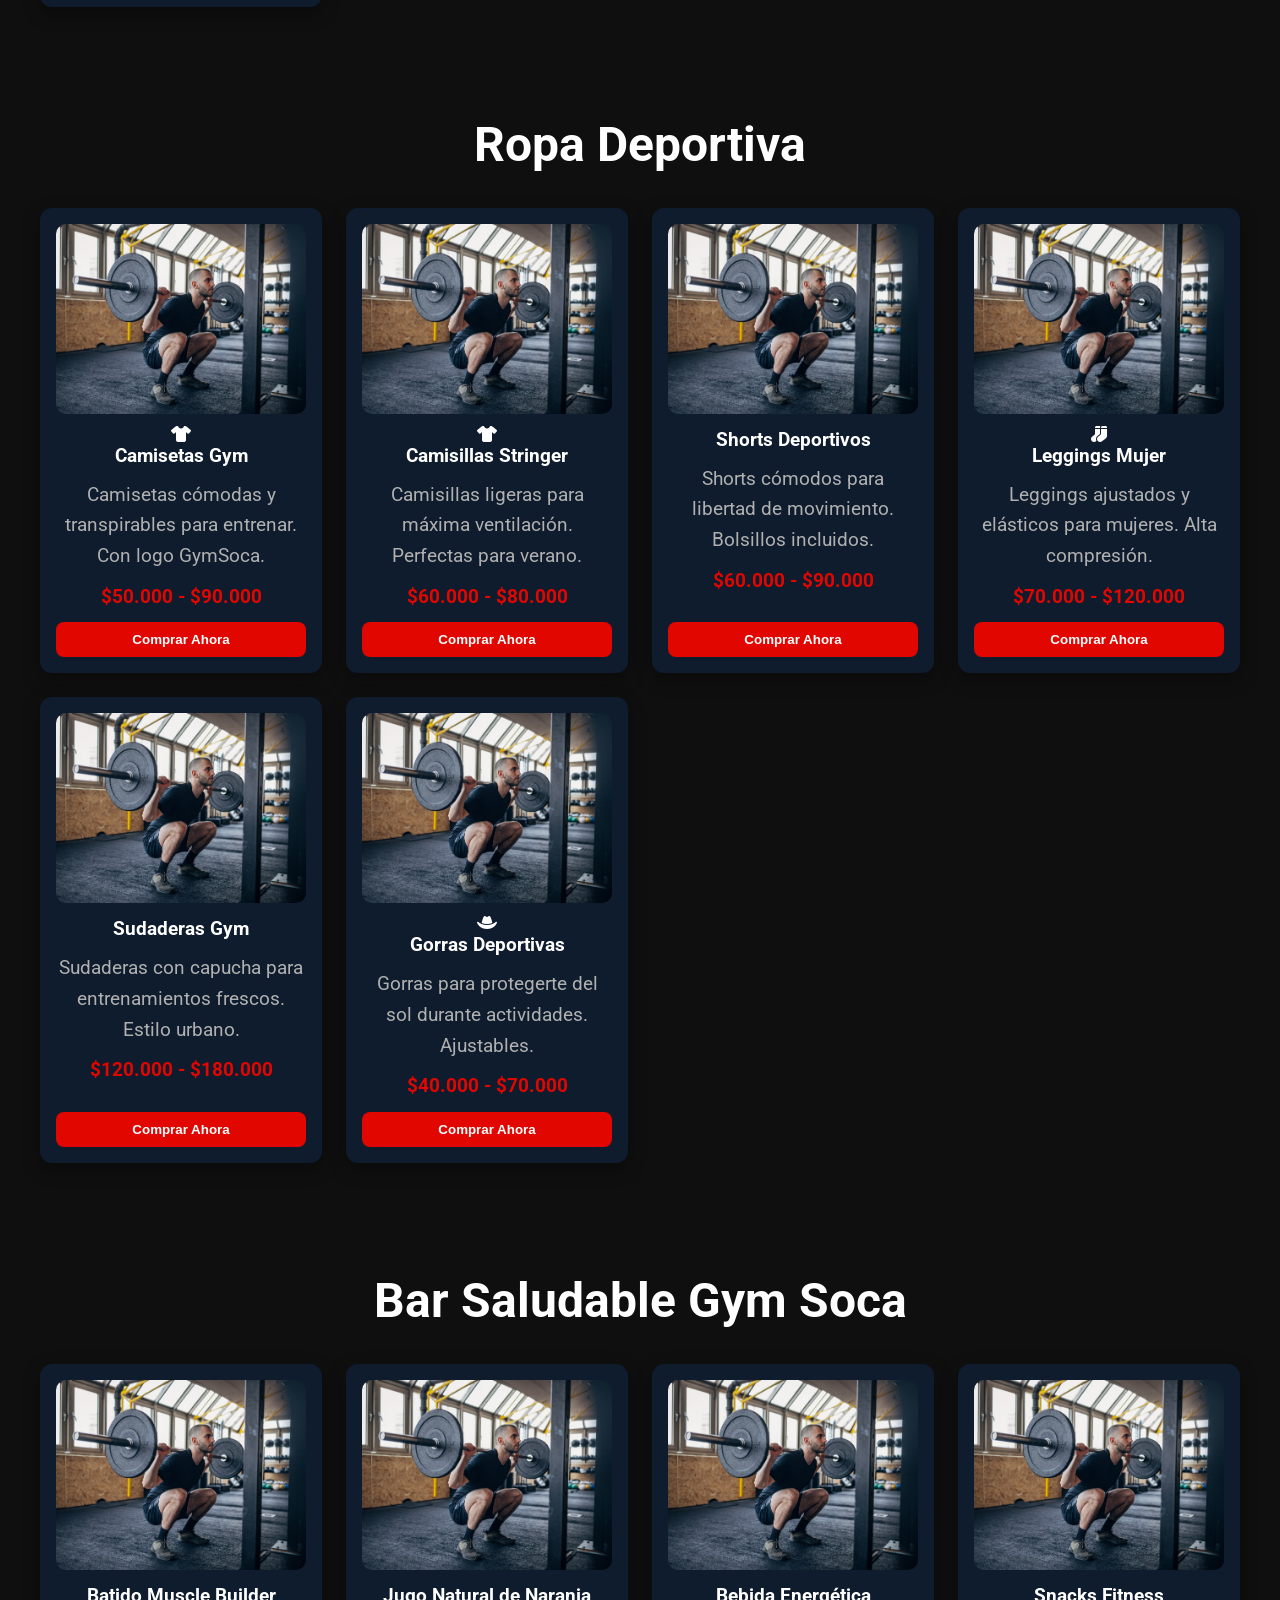
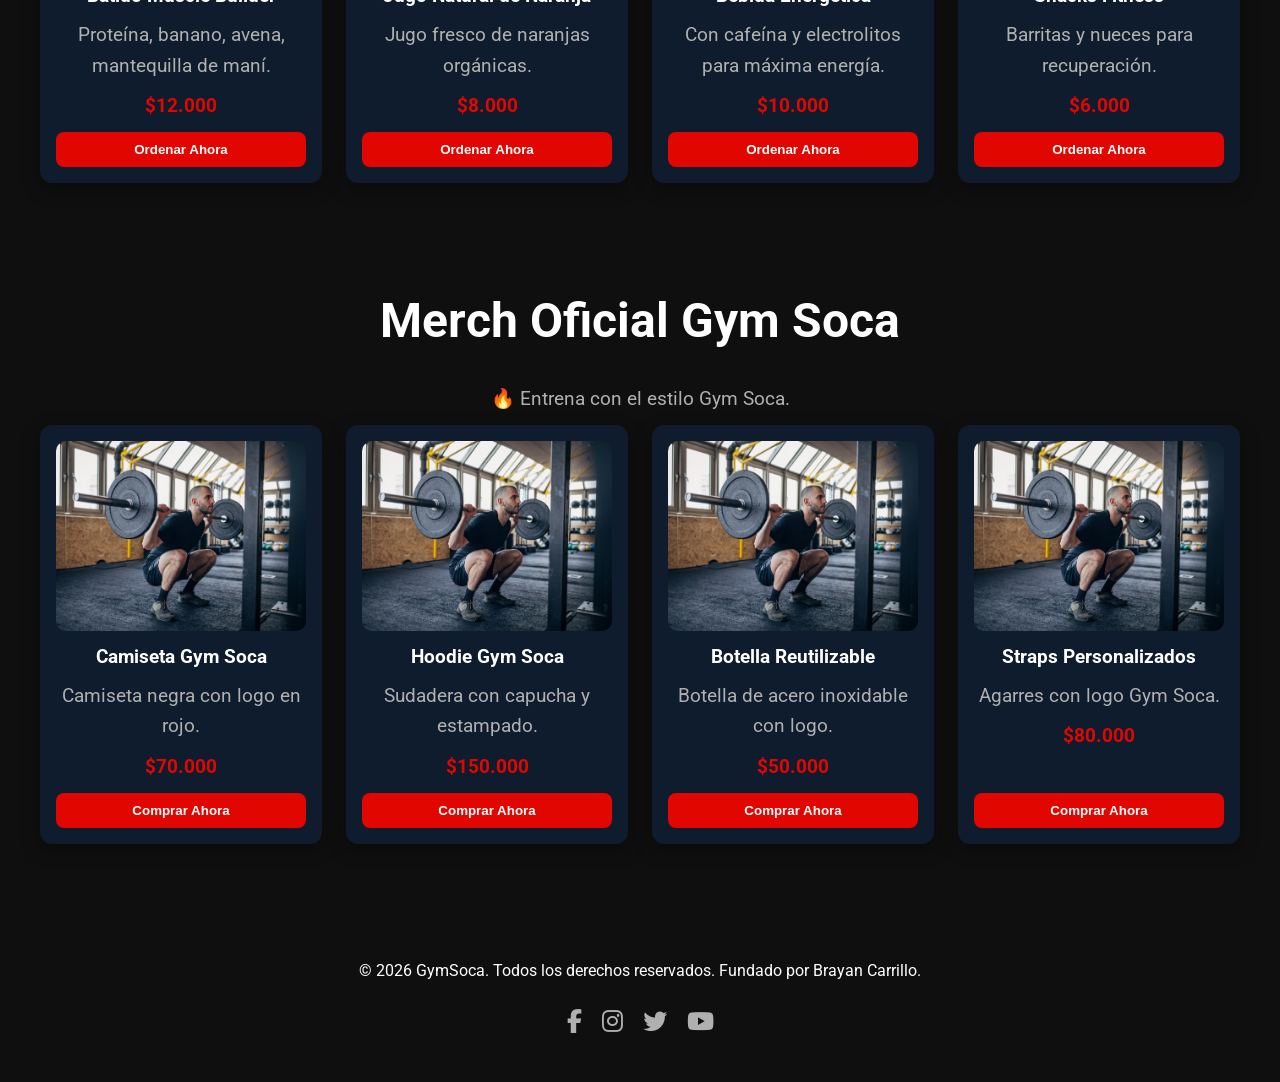
<file: tienda.html>
<!DOCTYPE html>
<html lang="es">
<head>
    <meta charset="UTF-8">
    <meta name="viewport" content="width=device-width, initial-scale=1.0">
    <title>Tienda GymSoca - Suplementos y Equipamiento Deportivo</title>
    <link href="https://fonts.googleapis.com/css2?family=Roboto:wght@300;400;700&display=swap" rel="stylesheet">
    <link rel="stylesheet" href="https://cdnjs.cloudflare.com/ajax/libs/font-awesome/6.4.0/css/all.min.css" integrity="sha512-pF1Nf5tukpYIbEYgCGh3KXQMOY2r4+f01OwhZy8p4q/SeQ0VQku2QX93F0sR8DvZKL4dM1z7G3j2Hw+j9Yd2UQ==" crossorigin="anonymous" referrerpolicy="no-referrer" />
    <link rel="stylesheet" href="css/style.css">
    <link rel="icon" href="img/gymsoca.jpg">
</head>
<body class="store-page">
    <nav>
        <div class="container">
            <a href="index.html"><img src="img/gymsoca.jpg" alt="Logo GymSoca" class="logo"></a>
            <ul id="nav-menu">
                <li><a href="index.html">Inicio</a></li>
                <li><a href="calculator.html">Calculadora</a></li>
                <li><a href="reservations.html">Reservas</a></li>
                <li><a href="tienda.html">Tienda</a></li>
                <li><a href="#supplements">Suplementos</a></li>
                <li><a href="#drinks">Bebidas</a></li>
                <li><a href="#equipment">Equipamiento</a></li>
                <li><a href="#clothing">Ropa</a></li>
                <li><a href="#bar">Bar Fitness</a></li>
                <li><a href="#merch">Merch</a></li>
            </ul>
        </div>
    </nav>
    
    <header>
        <h1>Tienda GymSoca</h1>
        <p>Todo lo que necesitas para tu entrenamiento: suplementos, bebidas y equipamiento deportivo</p>
        <div class="store-filters" aria-label="Filtros de categorías de tienda">
            <button class="store-filter-btn active" type="button" data-filter="all">Todo</button>
            <button class="store-filter-btn" type="button" data-filter="supplements">Suplementos</button>
            <button class="store-filter-btn" type="button" data-filter="drinks">Bebidas</button>
            <button class="store-filter-btn" type="button" data-filter="equipment">Equipamiento</button>
            <button class="store-filter-btn" type="button" data-filter="clothing">Ropa</button>
            <button class="store-filter-btn" type="button" data-filter="bar">Bar Fitness</button>
            <button class="store-filter-btn" type="button" data-filter="merch">Merch</button>
        </div>
    </header>
    
    <section id="supplements" class="products product-section" data-category="supplements">
        <h2>Suplementos</h2>
        <ul>
            <li>
                <img src="img/suplementos/proteinaporscoop.jpg" alt="Proteína por Scoop">
                <i class="fas fa-dumbbell"></i>
                <h3>Proteína por Scoop</h3>
                <p>Proteína de alta calidad para recuperación muscular. Disponible en sabores vainilla, chocolate y fresa.</p>
                <p class="price">$6.000 - $10.000</p>
                <button>Comprar Ahora</button>
            </li>
            <li>
                <img src="img/suplementos/batidosproteina.jpg" alt="Batidos de Proteína">
                <i class="fas fa-glass-martini-alt"></i>
                <h3>Batidos Proteína</h3>
                <p>Bebidas listas para consumir con proteínas. Ideales para post-entrenamiento.</p>
                <p class="price">$10.000 - $18.000</p>
                <button>Comprar Ahora</button>
            </li>
            <li>
                <img src="img/suplementos/barritasproteicas.jpg" alt="Barritas Proteicas">
                <i class="fas fa-cookie-bite"></i>
                <h3>Barritas Proteicas</h3>
                <p>Snacks ricos en proteínas para cualquier momento. Sin azúcares añadidos.</p>
                <p class="price">$8.000 - $12.000</p>
                <button>Comprar Ahora</button>
            </li>
        </ul>
    </section>
    
    <section id="drinks" class="products product-section" data-category="drinks">
        <h2>Bebidas</h2>
        <ul>
            <li>
                <img src="img/bebidas/bebidaenergetica.jpg" alt="Bebida Energética">
                <i class="fas fa-bolt"></i>
                <h3>Bebida Energética</h3>
                <p>Bebida para aumentar la energía antes del workout. Con cafeína natural.</p>
                <p class="price">$6.000 - $12.000</p>
                <button>Comprar Ahora</button>
            </li>
            <li>
                <img src="img/bebidas/aguaalcalina.jpg" alt="Agua Alcalina">
                <i class="fas fa-tint"></i>
                <h3>Agua Alcalina</h3>
                <p>Agua con pH balanceado para mejor hidratación. Ideal para deportistas.</p>
                <p class="price">$4.000 - $6.000</p>
                <button>Comprar Ahora</button>
            </li>
        </ul>
    </section>
    
    <section id="equipment" class="products product-section" data-category="equipment">
        <h2>Equipamiento Deportivo</h2>
        <ul>
            <li>
                <img src="img/equipamiento/guantes.jpg" alt="Guantes Gym">
                <i class="fas fa-hand-paper"></i>
                <h3>Guantes Gym</h3>
                <p>Protege tus manos durante los entrenamientos. Material resistente y cómodo.</p>
                <p class="price">$70.000 - $90.000</p>
                <button>Comprar Ahora</button>
            </li>
            <li>
                <img src="img/equipamiento/bandaselasticas.jpg" alt="Bandas Elásticas">
                <i class="fas fa-ring"></i>
                <h3>Bandas Elásticas</h3>
                <p>Para ejercicios de resistencia y movilidad. Diferentes niveles de resistencia.</p>
                <p class="price">$40.000 - $60.000</p>
                <button>Comprar Ahora</button>
            </li>
            <li>
                <img src="img/equipamiento/cinturondelevantamiento.jpg" alt="Cinturón de Levantamiento">
                <i class="fas fa-weight-hanging"></i>
                <h3>Cinturón de Levantamiento</h3>
                <p>Apoyo lumbar para levantamientos pesados. Ajustable y duradero.</p>
                <p class="price">$120.000 - $180.000</p>
                <button>Comprar Ahora</button>
            </li>
            <li>
                <img src="img/equipamiento/straps.jpg" alt="Straps">
                <i class="fas fa-grip-lines"></i>
                <h3>Straps (Agarre para Pesas)</h3>
                <p>Mejora el agarre en ejercicios con pesas. Evita resbalones.</p>
                <p class="price">$60.000 - $80.000</p>
                <button>Comprar Ahora</button>
            </li>
            <li>
                <img src="img/equipamiento/rodilleras.jpg" alt="Rodilleras Gym">
                <i class="fas fa-knee"></i>
                <h3>Rodilleras Gym</h3>
                <p>Protección y soporte para las rodillas. Ideal para squats y sentadillas.</p>
                <p class="price">$140.000 - $200.000</p>
                <button>Comprar Ahora</button>
            </li>
            <li>
                <img src="img/equipamiento/muñequeras.jpg" alt="Muñequeras">
                <i class="fas fa-hand-sparkles"></i>
                <h3>Muñequeras</h3>
                <p>Apoyo para muñecas durante ejercicios. Previene lesiones.</p>
                <p class="price">$60.000 - $80.000</p>
                <button>Comprar Ahora</button>
            </li>
            <li>
                <img src="img/equipamiento/cuerdasaltar.jpg" alt="Cuerda para Saltar">
                <i class="fas fa-jumping-rope"></i>
                <h3>Cuerda para Saltar</h3>
                <p>Para entrenamientos de cardio intensos. Ajustable y ligera.</p>
                <p class="price">$50.000 - $90.000</p>
                <button>Comprar Ahora</button>
            </li>
            <li>
                <img src="img/equipamiento/froamroller.jpg" alt="Foam Roller">
                <i class="fas fa-circle"></i>
                <h3>Foam Roller</h3>
                <p>Rodillo para masajes y recuperación muscular. Alivia tensiones.</p>
                <p class="price">$70.000 - $100.000</p>
                <button>Comprar Ahora</button>
            </li>
            <li>
                <img src="img/equipamiento/shaker.jpg" alt="Shaker para Proteína">
                <i class="fas fa-shaker"></i>
                <h3>Shaker para Proteína</h3>
                <p>Mezclador perfecto para batidos proteicos. Fácil de usar y limpiar.</p>
                <p class="price">$25.000 - $40.000</p>
                <button>Comprar Ahora</button>
            </li>
        </ul>
    </section>
    
    <section id="clothing" class="products product-section" data-category="clothing">
        <h2>Ropa Deportiva</h2>
        <ul>
            <li>
                <img src="img/sentadillabarra.avif" alt="Camisetas">
                <i class="fas fa-tshirt"></i>
                <h3>Camisetas Gym</h3>
                <p>Camisetas cómodas y transpirables para entrenar. Con logo GymSoca.</p>
                <p class="price">$50.000 - $90.000</p>
                <button>Comprar Ahora</button>
            </li>
            <li>
                <img src="img/sentadillabarra.avif" alt="Camisillas">
                <i class="fas fa-shirt"></i>
                <h3>Camisillas Stringer</h3>
                <p>Camisillas ligeras para máxima ventilación. Perfectas para verano.</p>
                <p class="price">$60.000 - $80.000</p>
                <button>Comprar Ahora</button>
            </li>
            <li>
                <img src="img/sentadillabarra.avif" alt="Shorts">
                <i class="fas fa-shorts"></i>
                <h3>Shorts Deportivos</h3>
                <p>Shorts cómodos para libertad de movimiento. Bolsillos incluidos.</p>
                <p class="price">$60.000 - $90.000</p>
                <button>Comprar Ahora</button>
            </li>
            <li>
                <img src="img/sentadillabarra.avif" alt="Leggings">
                <i class="fas fa-socks"></i>
                <h3>Leggings Mujer</h3>
                <p>Leggings ajustados y elásticos para mujeres. Alta compresión.</p>
                <p class="price">$70.000 - $120.000</p>
                <button>Comprar Ahora</button>
            </li>
            <li>
                <img src="img/sentadillabarra.avif" alt="Sudaderas">
                <i class="fas fa-hoodie"></i>
                <h3>Sudaderas Gym</h3>
                <p>Sudaderas con capucha para entrenamientos frescos. Estilo urbano.</p>
                <p class="price">$120.000 - $180.000</p>
                <button>Comprar Ahora</button>
            </li>
            <li>
                <img src="img/sentadillabarra.avif" alt="Gorras">
                <i class="fas fa-hat-cowboy"></i>
                <h3>Gorras Deportivas</h3>
                <p>Gorras para protegerte del sol durante actividades. Ajustables.</p>
                <p class="price">$40.000 - $70.000</p>
                <button>Comprar Ahora</button>
            </li>
        </ul>
    </section>
    
    <section id="bar" class="bar product-section" data-category="bar">
        <h2>Bar Saludable Gym Soca</h2>
        <ul>
            <li>
                <img src="img/sentadillabarra.avif" alt="Batido Muscle Builder">
                <h3>Batido Muscle Builder</h3>
                <p>Proteína, banano, avena, mantequilla de maní.</p>
                <p class="price">$12.000</p>
                <button>Ordenar Ahora</button>
            </li>
            <li>
                <img src="img/sentadillabarra.avif" alt="Jugo Natural">
                <h3>Jugo Natural de Naranja</h3>
                <p>Jugo fresco de naranjas orgánicas.</p>
                <p class="price">$8.000</p>
                <button>Ordenar Ahora</button>
            </li>
            <li>
                <img src="img/sentadillabarra.avif" alt="Bebida Energética">
                <h3>Bebida Energética</h3>
                <p>Con cafeína y electrolitos para máxima energía.</p>
                <p class="price">$10.000</p>
                <button>Ordenar Ahora</button>
            </li>
            <li>
                <img src="img/sentadillabarra.avif" alt="Snacks">
                <h3>Snacks Fitness</h3>
                <p>Barritas y nueces para recuperación.</p>
                <p class="price">$6.000</p>
                <button>Ordenar Ahora</button>
            </li>
        </ul>
    </section>
    
    <section id="merch" class="merch product-section" data-category="merch">
        <h2>Merch Oficial Gym Soca</h2>
        <p>🔥 Entrena con el estilo Gym Soca.</p>
        <ul>
            <li>
                <img src="img/sentadillabarra.avif" alt="Camiseta">
                <h3>Camiseta Gym Soca</h3>
                <p>Camiseta negra con logo en rojo.</p>
                <p class="price">$70.000</p>
                <button>Comprar Ahora</button>
            </li>
            <li>
                <img src="img/sentadillabarra.avif" alt="Hoodie">
                <h3>Hoodie Gym Soca</h3>
                <p>Sudadera con capucha y estampado.</p>
                <p class="price">$150.000</p>
                <button>Comprar Ahora</button>
            </li>
            <li>
                <img src="img/sentadillabarra.avif" alt="Botella">
                <h3>Botella Reutilizable</h3>
                <p>Botella de acero inoxidable con logo.</p>
                <p class="price">$50.000</p>
                <button>Comprar Ahora</button>
            </li>
            <li>
                <img src="img/sentadillabarra.avif" alt="Straps">
                <h3>Straps Personalizados</h3>
                <p>Agarres con logo Gym Soca.</p>
                <p class="price">$80.000</p>
                <button>Comprar Ahora</button>
            </li>
        </ul>
    </section>
    
    <footer>
        <div class="footer-content">
            <p>&copy; 2026 GymSoca. Todos los derechos reservados. Fundado por Brayan Carrillo.</p>
            <div class="socials">
                <a href="https://facebook.com/gymsoca" target="_blank"><i class="fab fa-facebook-f"></i></a>
                <a href="https://instagram.com/gymsoca" target="_blank"><i class="fab fa-instagram"></i></a>
                <a href="https://twitter.com/gymsoca" target="_blank"><i class="fab fa-twitter"></i></a>
                <a href="https://youtube.com/gymsoca" target="_blank"><i class="fab fa-youtube"></i></a>
            </div>
        </div>
    </footer>
    <script src="js/script.js"></script>
</body>
</html>
</file>
<file: css/style.css>
* {
    margin: 0;
    padding: 0;
    box-sizing: border-box;
}
body {
    font-family: 'Roboto', sans-serif;
    background-color: #0f0f0f;
    color: #ffffff;
    line-height: 1.6;
}
.container {
    max-width: 1360px;
    margin: 0 auto;
    padding: 0 20px;
}

/* Navbar */
nav {
    background: rgba(15,28,46,0.8);
    backdrop-filter: blur(10px);
    padding: 15px 0;
    position: fixed;
    width: 100%;
    top: 0;
    z-index: 1000;
    box-shadow: 0 2px 10px rgba(0,0,0,0.5);
}
nav .container {
    display: flex;
    justify-content: space-between;
    align-items: center;
}
nav .logo {
    width: 60px;
    height: 60px;
    border-radius: 50%;
    object-fit: cover;
}
nav ul {
    list-style: none;
    display: flex;
    gap: 30px;
}
nav a {
    color: #b0b0b0;
    text-decoration: none;
    font-weight: 500;
    transition: color 0.3s;
}
nav a:hover {
    color: #ffffff;
}
nav .cta-button {
    background-color: #e10600;
    color: #ffffff;
    padding: 10px 20px;
    border-radius: 5px;
    text-decoration: none;
    font-weight: 700;
    transition: background 0.3s;
}
nav .cta-button:hover {
    background-color: #c00500;
}

/* Hamburger Menu */
.hamburger {
    display: none;
    flex-direction: column;
    cursor: pointer;
}
.hamburger span {
    width: 25px;
    height: 3px;
    background: #ffffff;
    margin: 3px 0;
    transition: 0.3s;
}
#nav-menu {
    display: flex;
}

/* Mobile Menu */
@media (max-width: 768px) {
    .hamburger {
        display: flex;
    }
    #nav-menu {
        position: absolute;
        top: 100%;
        left: 0;
        width: 100%;
        background: rgba(15,28,46,0.9);
        backdrop-filter: blur(10px);
        flex-direction: column;
        align-items: center;
        padding: 20px 0;
        display: none;
    }
    #nav-menu.active {
        display: flex;
    }
    #nav-menu li {
        margin: 10px 0;
    }
}

/* Hero */
.hero {
    background: linear-gradient(rgba(0,0,0,0.7), rgba(0,0,0,0.7)), url('../img/gymsoca.jpg');
    background-size: cover;
    background-position: center;
    background-attachment: fixed;
    min-height: 86vh;
    display: flex;
    align-items: center;
    justify-content: center;
    text-align: center;
    color: #ffffff;
    padding: 110px 20px 40px;
}
.hero h1 {
    font-size: clamp(2.4rem, 4.8vw, 3.4rem);
    font-weight: 700;
    margin-bottom: 20px;
    text-shadow: 2px 2px 10px rgba(0,0,0,0.5);
}
.hero p {
    font-size: clamp(1.05rem, 1.9vw, 1.3rem);
    margin-bottom: 40px;
    text-shadow: 1px 1px 5px rgba(0,0,0,0.5);
}
.hero .buttons {
    display: flex;
    gap: 20px;
    justify-content: center;
}
.hero .btn-primary {
    background-color: #e10600;
    color: #ffffff;
    padding: 15px 30px;
    border-radius: 5px;
    text-decoration: none;
    font-weight: 700;
    font-size: 1.2em;
    transition: background 0.3s;
}
.hero .btn-primary:hover {
    background-color: #c00500;
}
.hero .btn-secondary {
    background-color: transparent;
    color: #ffffff;
    padding: 15px 30px;
    border: 2px solid #ffffff;
    border-radius: 5px;
    text-decoration: none;
    font-weight: 700;
    font-size: 1.2em;
    transition: all 0.3s;
}
.hero .btn-secondary:hover {
    background-color: #ffffff;
    color: #0f0f0f;
}

/* Sections */
section {
    padding: 68px 0;
}
section h2 {
    font-size: 3em;
    font-weight: 700;
    text-align: center;
    margin-bottom: 50px;
    color: #ffffff;
}
section p {
    font-size: 1.2em;
    text-align: center;
    margin-bottom: 40px;
    color: #b0b0b0;
}

/* About */
.about {
    background-color: #0f1c2e;
}

/* Services */
.services {
    background-color: #0f0f0f;
}
.services .grid {
    display: grid;
    grid-template-columns: repeat(auto-fit, minmax(300px, 1fr));
    gap: 30px;
}
.services .card {
    background-color: #0f1c2e;
    padding: 30px;
    border-radius: 10px;
    box-shadow: 0 5px 15px rgba(0,0,0,0.3);
    text-align: center;
    transition: transform 0.3s;
}
.services .card:hover {
    transform: translateY(-10px);
}
.services .card i {
    font-size: 3em;
    color: #e10600;
    margin-bottom: 20px;
}
.services .card h3 {
    font-size: 1.5em;
    margin-bottom: 15px;
}

/* Plans */
.plans {
    background-color: #0f1c2e;
}
.plans .grid {
    display: grid;
    grid-template-columns: repeat(auto-fit, minmax(250px, 1fr));
    gap: 30px;
}
.plans .card {
    background-color: #0f0f0f;
    padding: 30px;
    border-radius: 10px;
    box-shadow: 0 5px 15px rgba(0,0,0,0.3);
    text-align: center;
    transition: transform 0.3s;
    position: relative;
}
.plans .card:hover {
    transform: translateY(-10px);
}
.plans .card.popular {
    border: 3px solid #e10600;
}
.plans .card.popular::before {
    content: 'Más Popular';
    position: absolute;
    top: -10px;
    left: 50%;
    transform: translateX(-50%);
    background-color: #e10600;
    color: #ffffff;
    padding: 5px 15px;
    border-radius: 5px;
    font-weight: 700;
}
.plans .price {
    font-size: 2em;
    font-weight: 700;
    color: #e10600;
    margin: 20px 0;
}

/* Transformations */
.transformations {
    background-color: #0f0f0f;
}
.transformations .transformation {
    display: flex;
    justify-content: center;
    align-items: center;
    gap: 50px;
    margin-bottom: 50px;
}
.transformations img {
    width: 200px;
    height: 200px;
    border-radius: 10px;
    object-fit: cover;
}

/* Store */
.store {
    background-color: #0f1c2e;
}
.store .grid {
    display: grid;
    grid-template-columns: repeat(auto-fit, minmax(250px, 1fr));
    gap: 30px;
}
.store .card {
    background-color: #0f0f0f;
    padding: 20px;
    border-radius: 10px;
    box-shadow: 0 5px 15px rgba(0,0,0,0.3);
    text-align: center;
    transition: transform 0.3s;
}
.store .card:hover {
    transform: translateY(-10px);
}
.store img {
    width: 100%;
    height: 150px;
    object-fit: cover;
    border-radius: 10px;
    margin-bottom: 15px;
}
.store .price {
    color: #e10600;
    font-weight: 700;
    margin: 10px 0;
}
.store button {
    background-color: #e10600;
    color: #ffffff;
    border: none;
    padding: 10px 20px;
    border-radius: 5px;
    cursor: pointer;
    font-weight: 700;
    transition: background 0.3s;
}
.store button:hover {
    background-color: #c00500;
}

/* Filter Buttons */
.filter-buttons {
    display: flex;
    justify-content: center;
    gap: 10px;
    margin-bottom: 30px;
}
.filter-btn {
    background-color: #0f0f0f;
    color: #b0b0b0;
    border: 1px solid #e10600;
    padding: 10px 20px;
    border-radius: 5px;
    cursor: pointer;
    font-weight: 500;
    transition: all 0.3s;
}
.filter-btn.active {
    background-color: #e10600;
    color: #ffffff;
}
.filter-btn:hover {
    background-color: #e10600;
    color: #ffffff;
}

/* Gallery */
.gallery {
    background-color: #0f0f0f;
}
.gallery .grid {
    display: grid;
    grid-template-columns: repeat(auto-fit, minmax(300px, 1fr));
    gap: 20px;
}
.gallery img {
    width: 100%;
    height: 200px;
    object-fit: cover;
    border-radius: 10px;
}

/* Testimonials */
.testimonials {
    background-color: #0f1c2e;
}
.testimonials .testimonial {
    background-color: #0f0f0f;
    padding: 30px;
    border-radius: 10px;
    box-shadow: 0 5px 15px rgba(0,0,0,0.3);
    text-align: center;
    margin-bottom: 30px;
}
.testimonials .stars {
    color: #e10600;
    font-size: 1.5em;
    margin-bottom: 15px;
}

/* Stats */
.stats {
    background-color: #0f0f0f;
}
.stats .grid {
    display: grid;
    grid-template-columns: repeat(auto-fit, minmax(200px, 1fr));
    gap: 30px;
}
.stats .stat {
    text-align: center;
}
.stats .number {
    font-size: 3em;
    font-weight: 700;
    color: #e10600;
}

/* Location */
.location {
    background-color: #0f1c2e;
}
.location iframe {
    width: 100%;
    height: 400px;
    border-radius: 10px;
}

/* Android App Download */
.app-download {
    background-color: #0f0f0f;
}

.download-actions {
    display: flex;
    justify-content: center;
    flex-wrap: wrap;
    gap: 12px;
}

.download-meta {
    margin-top: -18px;
    margin-bottom: 18px;
    color: #9aa9bd;
    font-size: 0.95rem;
}

.btn-download {
    display: inline-flex;
    align-items: center;
    gap: 10px;
    background-color: #e10600;
    color: #ffffff;
    text-decoration: none;
    border-radius: 8px;
    padding: 14px 26px;
    font-weight: 700;
    transition: background 0.3s;
}

.btn-download:hover {
    background-color: #c00500;
}

.btn-download.btn-download-secondary {
    background-color: transparent;
    border: 1px solid #e10600;
}

.btn-download.btn-download-secondary:hover {
    background-color: #e10600;
}

.download-help {
    margin-top: 16px;
    color: #b8c4d6;
    font-size: 0.95rem;
}

/* WhatsApp Button */
.whatsapp-float {
    position: fixed;
    bottom: 20px;
    right: 20px;
    background-color: #25d366;
    color: #ffffff;
    width: 60px;
    height: 60px;
    border-radius: 50%;
    display: flex;
    align-items: center;
    justify-content: center;
    font-size: 1.5em;
    text-decoration: none;
    box-shadow: 0 5px 15px rgba(0,0,0,0.3);
    transition: transform 0.3s;
}
.whatsapp-float:hover {
    transform: scale(1.1);
}

/* Instagram Button */
.instagram-float {
    position: fixed;
    bottom: 90px;
    right: 20px;
    background: linear-gradient(45deg, #f09433 0%,#e6683c 25%,#dc2743 50%,#cc2366 75%,#bc1888 100%);
    color: #ffffff;
    width: 60px;
    height: 60px;
    border-radius: 50%;
    display: flex;
    align-items: center;
    justify-content: center;
    font-size: 1.5em;
    text-decoration: none;
    box-shadow: 0 5px 15px rgba(0,0,0,0.3);
    transition: transform 0.3s;
}
.instagram-float:hover {
    transform: scale(1.1);
}

/* Facebook Button */
.facebook-float {
    position: fixed;
    bottom: 160px;
    right: 20px;
    background-color: #1877f2;
    color: #ffffff;
    width: 60px;
    height: 60px;
    border-radius: 50%;
    display: flex;
    align-items: center;
    justify-content: center;
    font-size: 1.5em;
    text-decoration: none;
    box-shadow: 0 5px 15px rgba(0,0,0,0.3);
    transition: transform 0.3s;
}
.facebook-float:hover {
    transform: scale(1.1);
}

/* Footer */
footer {
    background-color: #0f0f0f;
    padding: 40px 0;
    text-align: center;
}
footer .grid {
    display: grid;
    grid-template-columns: repeat(auto-fit, minmax(250px, 1fr));
    gap: 30px;
}
footer .logo {
    width: 80px;
    height: 80px;
    border-radius: 50%;
    margin-bottom: 20px;
}
footer a {
    color: #b0b0b0;
    text-decoration: none;
    transition: color 0.3s;
}
footer a:hover {
    color: #ffffff;
}
footer .socials {
    display: flex;
    justify-content: center;
    gap: 20px;
    margin-top: 20px;
}
footer .socials a {
    font-size: 1.5em;
}

/* Calculator */
.calculator {
    padding: 80px 0;
    background-color: #0f1c2e;
}
.calculator .container {
    max-width: 600px;
}
.calculator h2 {
    font-size: 3em;
    font-weight: 700;
    text-align: center;
    margin-bottom: 50px;
    color: #ffffff;
}
.calculator form {
    background-color: #0f0f0f;
    padding: 40px;
    border-radius: 10px;
    box-shadow: 0 5px 15px rgba(0,0,0,0.3);
}
.calculator input, .calculator select {
    width: 100%;
    padding: 15px;
    margin-bottom: 20px;
    border: none;
    border-radius: 5px;
    background-color: #1a1a1a;
    color: #ffffff;
    font-size: 1em;
}
.calculator button {
    width: 100%;
    padding: 15px;
    background-color: #e10600;
    color: #ffffff;
    border: none;
    border-radius: 5px;
    font-size: 1.2em;
    font-weight: 700;
    cursor: pointer;
    transition: background 0.3s;
}
.calculator button:hover {
    background-color: #c00500;
}
.calculator #result {
    margin-top: 20px;
    font-size: 1.2em;
    color: #e10600;
    text-align: center;
}

/* Classes */
.classes {
    padding: 80px 0;
    background-color: #0f1c2e;
}
.classes h2 {
    font-size: 3em;
    font-weight: 700;
    text-align: center;
    margin-bottom: 50px;
    color: #ffffff;
}
.classes .grid {
    display: grid;
    grid-template-columns: repeat(auto-fit, minmax(300px, 1fr));
    gap: 30px;
}
.classes .card {
    background-color: #0f0f0f;
    padding: 30px;
    border-radius: 10px;
    box-shadow: 0 5px 15px rgba(0,0,0,0.3);
    text-align: center;
    transition: transform 0.3s;
}
.classes .card:hover {
    transform: translateY(-10px);
}
.classes .card h3 {
    font-size: 1.5em;
    margin-bottom: 15px;
    color: #e10600;
}
.classes .card p {
    margin-bottom: 20px;
}
.classes .classes-intro {
    max-width: 820px;
    margin: 0 auto 24px;
}
.classes .class-meta {
    color: #e10600;
    font-weight: 700;
    margin-top: -5px;
}
.classes .card button {
    background-color: #e10600;
    color: #ffffff;
    border: none;
    padding: 10px 20px;
    border-radius: 5px;
    cursor: pointer;
    font-weight: 700;
    transition: background 0.3s;
}
.classes .card button:hover {
    background-color: #c00500;
}

.classes .card .btn-primary {
    display: inline-block;
    background-color: #e10600;
    color: #ffffff;
    text-decoration: none;
    border-radius: 6px;
    padding: 11px 18px;
    font-weight: 700;
}

/* Enrollment */
.enrollment {
    background-color: #0f1c2e;
    padding: 80px 0;
}

.enrollment .container {
    max-width: 900px;
}

.enrollment h2 {
    margin-bottom: 10px;
}

.enrollment-note {
    text-align: center;
    color: #b0b0b0;
    margin-bottom: 30px;
}

.enrollment-form {
    background-color: #0f0f0f;
    border-radius: 12px;
    padding: 30px;
    box-shadow: 0 6px 20px rgba(0,0,0,0.35);
}

.form-grid {
    display: grid;
    grid-template-columns: repeat(2, minmax(0, 1fr));
    gap: 14px;
}

.enrollment-form input,
.enrollment-form select {
    width: 100%;
    padding: 14px;
    border: none;
    border-radius: 6px;
    background-color: #1a1a1a;
    color: #ffffff;
}

.terms-line {
    display: flex;
    align-items: center;
    gap: 10px;
    margin: 18px 0;
    color: #d5d5d5;
}

.enrollment-form button {
    width: 100%;
    border: none;
    background-color: #e10600;
    color: #ffffff;
    padding: 14px;
    border-radius: 8px;
    font-weight: 700;
    cursor: pointer;
}

.form-success {
    min-height: 24px;
    margin-top: 12px;
    text-align: center;
    color: #54db76;
    font-weight: 700;
}

/* Trainers */
.trainers {
    background-color: #0f1c2e;
    padding: 80px 0;
}
.trainers h2 {
    font-size: 3em;
    font-weight: 700;
    text-align: center;
    margin-bottom: 50px;
    color: #ffffff;
}
.trainers .grid {
    display: grid;
    grid-template-columns: repeat(auto-fit, minmax(300px, 1fr));
    gap: 30px;
}
.trainers .card {
    background-color: #0f0f0f;
    padding: 30px;
    border-radius: 10px;
    box-shadow: 0 5px 15px rgba(0,0,0,0.3);
    text-align: center;
    transition: transform 0.3s;
}
.trainers .card:hover {
    transform: translateY(-10px);
}
.trainers img {
    width: 150px;
    height: 150px;
    border-radius: 50%;
    object-fit: cover;
    margin-bottom: 20px;
}
.trainers h3 {
    font-size: 1.5em;
    margin-bottom: 10px;
    color: #e10600;
}
.trainers p {
    color: #b0b0b0;
}

/* Card animations */
.card {
    transition: 0.4s;
}
.card:hover {
    transform: translateY(-10px);
    box-shadow: 0 10px 30px rgba(0,0,0,0.6);
}

/* Responsive */
@media (max-width: 768px) {
    nav ul {
        display: none;
    }
    .hero h1 {
        font-size: 2.5em;
    }
    .hero .buttons {
        flex-direction: column;
    }
    .services .grid, .plans .grid, .store .grid, .gallery .grid, .stats .grid, .trainers .grid, footer .grid {
        grid-template-columns: 1fr;
    }

    .form-grid {
        grid-template-columns: 1fr;
    }
}

@media (min-width: 1200px) {
    .container {
        max-width: 1480px;
        padding: 0 28px;
    }

    section {
        padding: 60px 0;
    }

    .hero {
        min-height: 82vh;
    }
}

/* Button animations */
button {
    transition: 0.3s;
}

button:hover {
    transform: scale(1.05);
}

/* Store page layout */
body.store-page header {
    padding: 130px 20px 40px;
    text-align: center;
    background: linear-gradient(180deg, #0f1c2e 0%, #0f0f0f 100%);
}

body.store-page header .logo {
    width: 56px;
    height: 56px;
    border-radius: 50%;
    object-fit: cover;
    vertical-align: middle;
    margin-right: 10px;
}

body.store-page header h1 {
    font-size: 2.4em;
    margin-bottom: 12px;
}

body.store-page .store-filters {
    max-width: 1100px;
    margin: 20px auto 0;
    display: flex;
    flex-wrap: wrap;
    justify-content: center;
    gap: 10px;
}

body.store-page .store-filter-btn {
    border: 1px solid #e10600;
    background-color: #0f1c2e;
    color: #ffffff;
    border-radius: 999px;
    padding: 8px 14px;
    font-size: 0.95em;
    cursor: pointer;
}

body.store-page .store-filter-btn.active,
body.store-page .store-filter-btn:hover {
    background-color: #e10600;
}

body.store-page nav .container {
    gap: 20px;
}

body.store-page nav ul {
    gap: 16px;
    flex-wrap: wrap;
    justify-content: center;
}

body.store-page .products,
body.store-page .bar,
body.store-page .merch {
    padding: 50px 20px;
}

body.store-page .products h2,
body.store-page .bar h2,
body.store-page .merch h2 {
    margin-bottom: 24px;
}

body.store-page .products ul,
body.store-page .bar ul,
body.store-page .merch ul {
    max-width: 1200px;
    margin: 0 auto;
    padding: 0;
    list-style: none;
    display: grid;
    grid-template-columns: repeat(auto-fit, minmax(230px, 1fr));
    gap: 24px;
}

body.store-page .products li,
body.store-page .bar li,
body.store-page .merch li {
    background-color: #0f1c2e;
    border-radius: 12px;
    padding: 16px;
    box-shadow: 0 6px 18px rgba(0, 0, 0, 0.35);
    display: flex;
    flex-direction: column;
    text-align: center;
    min-height: 100%;
}

body.store-page .products img,
body.store-page .bar img,
body.store-page .merch img {
    width: 100%;
    height: 190px;
    border-radius: 10px;
    object-fit: cover;
    margin-bottom: 12px;
}

body.store-page .products h3,
body.store-page .bar h3,
body.store-page .merch h3 {
    margin-bottom: 8px;
    color: #ffffff;
}

body.store-page .products p,
body.store-page .bar p,
body.store-page .merch p {
    margin-bottom: 10px;
}

body.store-page .products .price,
body.store-page .bar .price,
body.store-page .merch .price {
    color: #e10600;
    font-weight: 700;
}

body.store-page .products button,
body.store-page .bar button,
body.store-page .merch button {
    margin-top: auto;
    background-color: #e10600;
    color: #ffffff;
    border: none;
    border-radius: 8px;
    padding: 10px 14px;
    font-weight: 700;
    cursor: pointer;
}

body.store-page footer {
    margin-top: 24px;
}

body.store-page .footer-content {
    max-width: 900px;
    margin: 0 auto;
    padding: 0 20px;
}

@media (max-width: 768px) {
    body.store-page header {
        padding-top: 150px;
    }

    body.store-page header h1 {
        font-size: 2em;
    }

    body.store-page .products ul,
    body.store-page .bar ul,
    body.store-page .merch ul {
        grid-template-columns: 1fr;
    }
}
</file>
